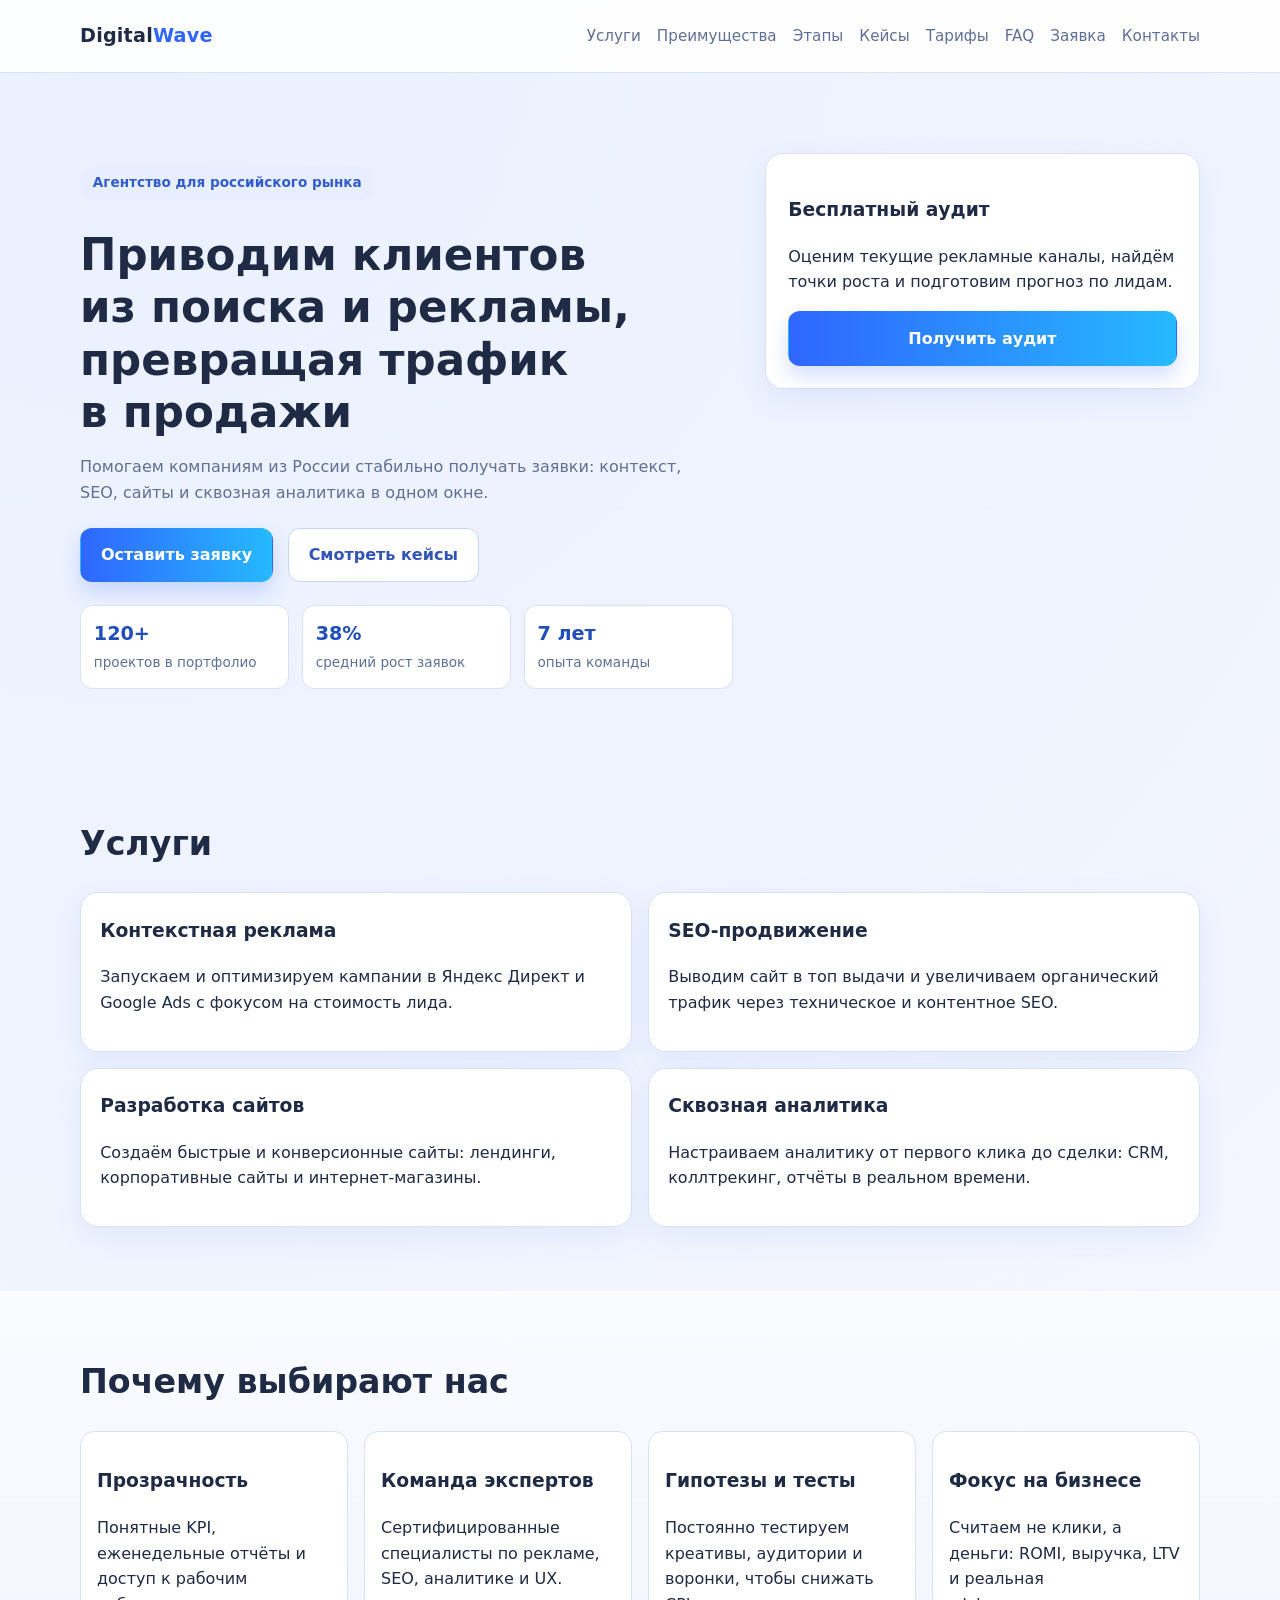
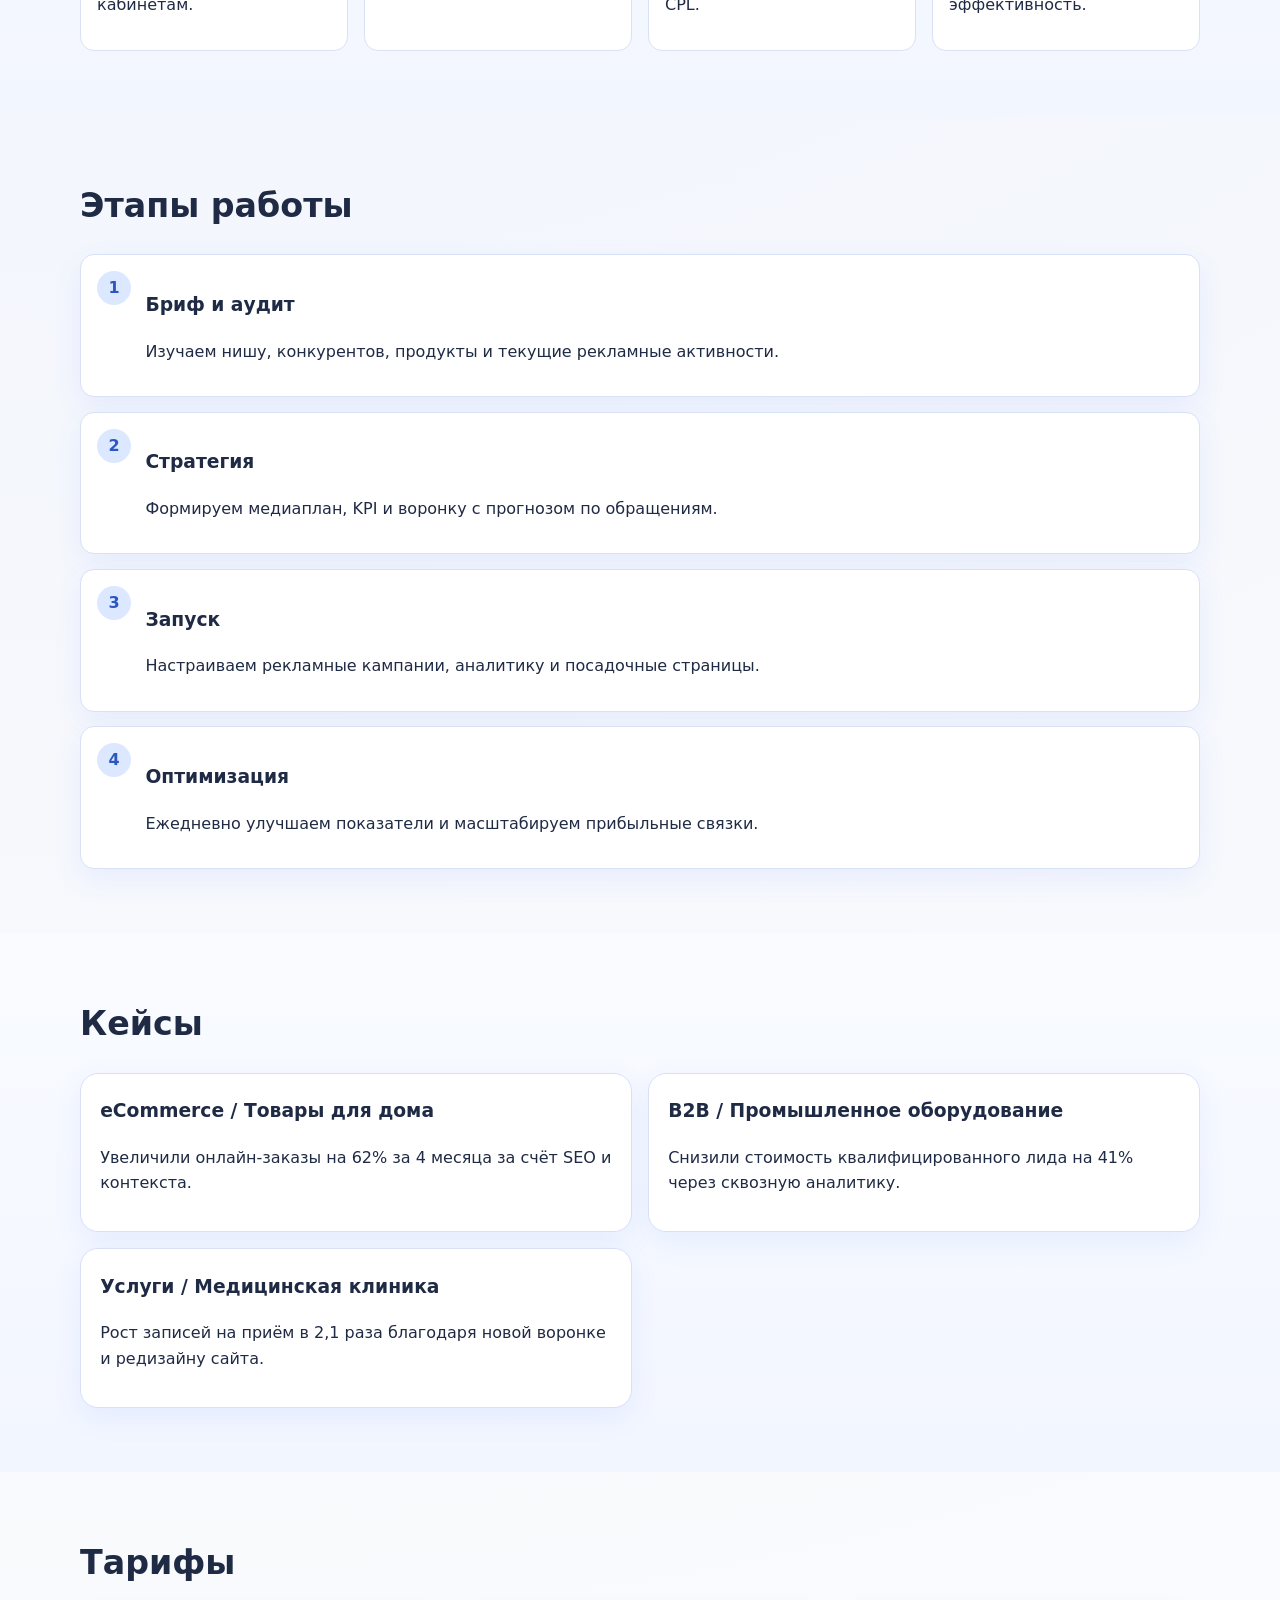
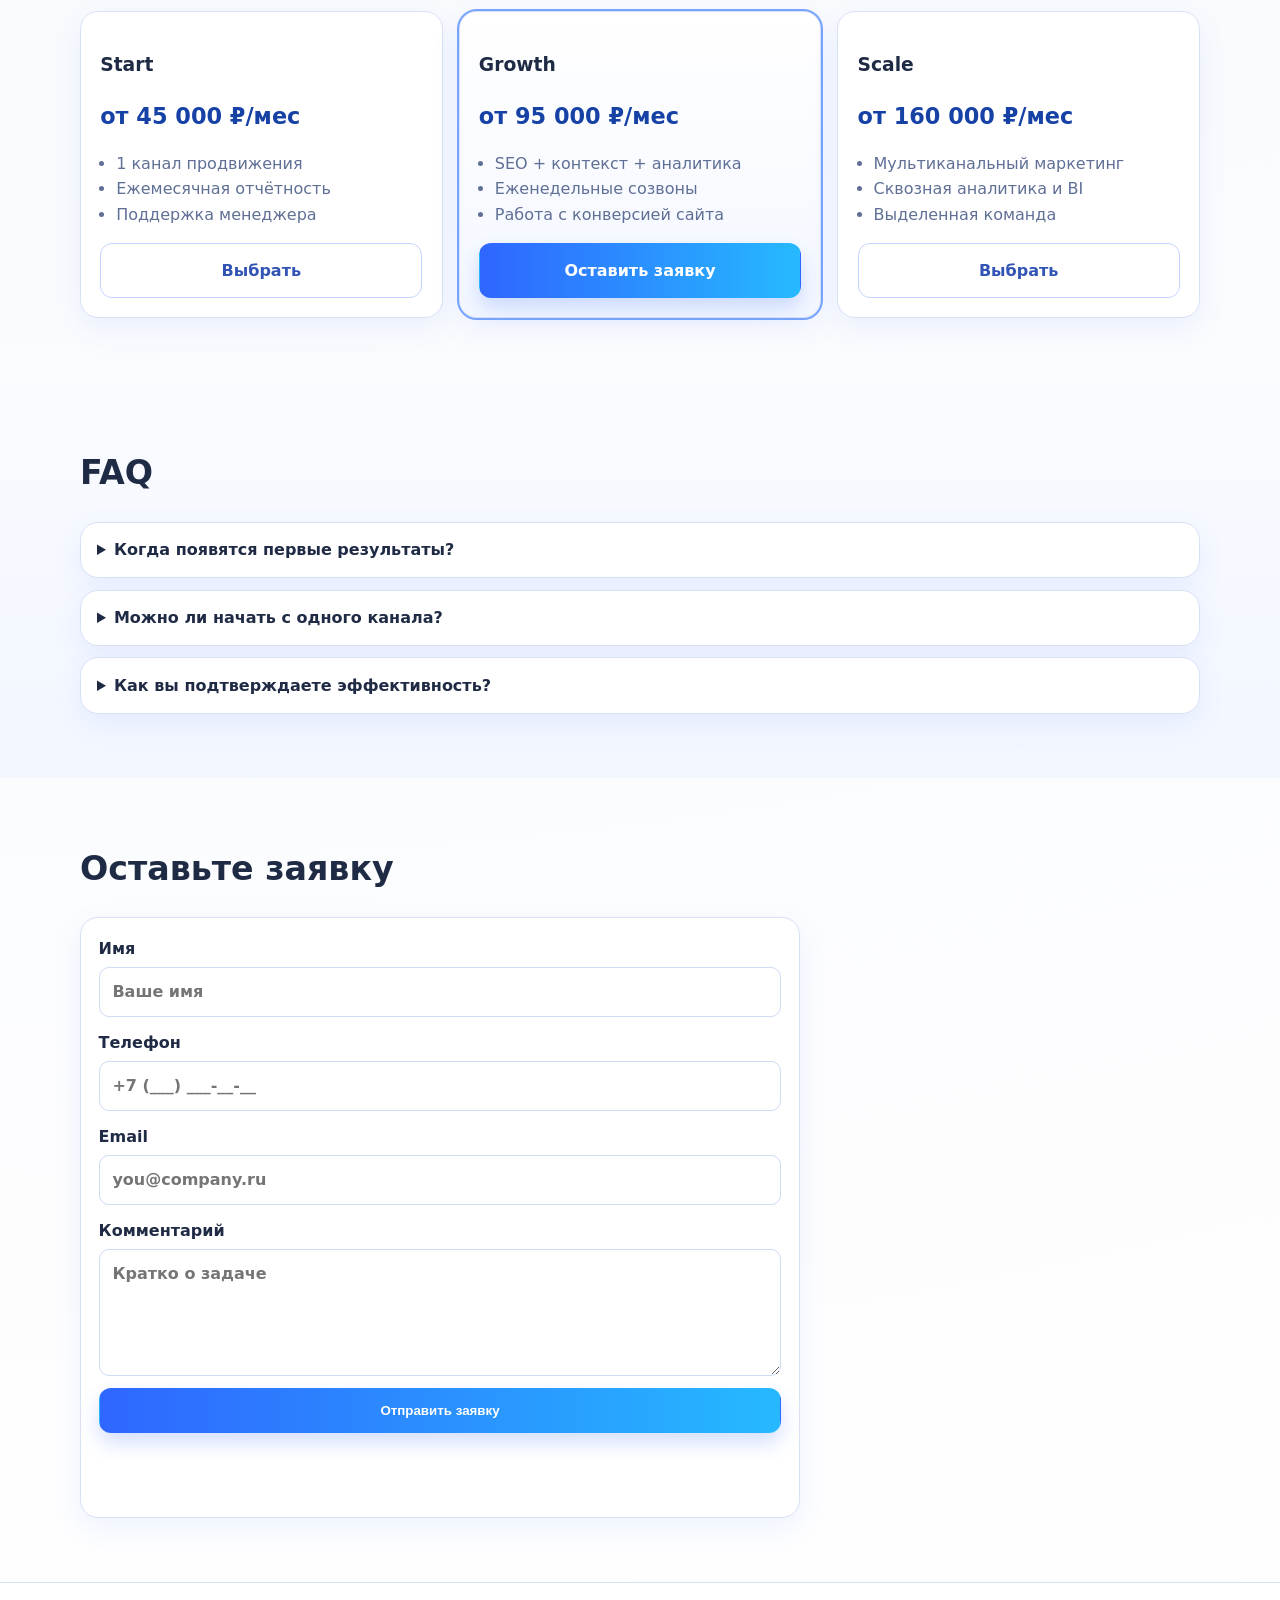
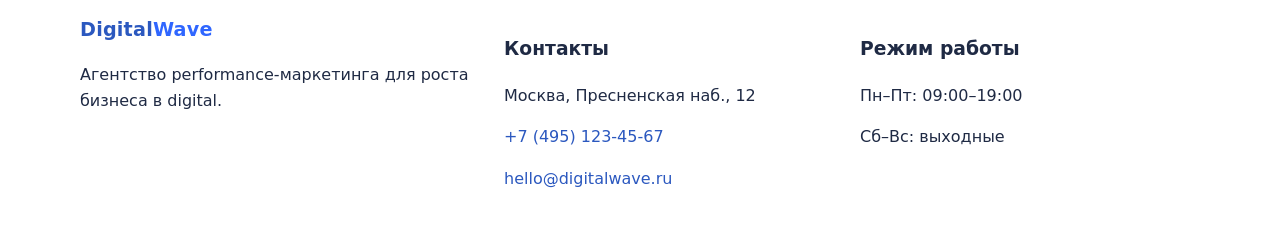
<file: index.html>
<!DOCTYPE html>
<html lang="ru">
<head>
  <meta charset="UTF-8" />
  <meta name="viewport" content="width=device-width, initial-scale=1.0" />
  <meta name="description" content="Digital-агентство: контекстная реклама, SEO, разработка сайтов и сквозная аналитика для роста продаж." />
  <title>DigitalWave — агентство интернет-маркетинга</title>
  <link rel="stylesheet" href="style.css" />
</head>
<body>
  <header class="header" id="top">
    <div class="container nav-wrap">
      <a href="#top" class="logo">Digital<span>Wave</span></a>
      <button class="menu-toggle" aria-label="Открыть меню" aria-expanded="false">☰</button>
      <nav class="nav" aria-label="Главное меню">
        <a href="#services">Услуги</a>
        <a href="#benefits">Преимущества</a>
        <a href="#steps">Этапы</a>
        <a href="#cases">Кейсы</a>
        <a href="#pricing">Тарифы</a>
        <a href="#faq">FAQ</a>
        <a href="#contact-form">Заявка</a>
        <a href="#contacts">Контакты</a>
      </nav>
    </div>
  </header>

  <main>
    <section class="hero">
      <div class="container hero-grid">
        <div>
          <p class="tag">Агентство для российского рынка</p>
          <h1>Приводим клиентов из&nbsp;поиска и&nbsp;рекламы, превращая трафик в&nbsp;продажи</h1>
          <p class="subtitle">Помогаем компаниям из России стабильно получать заявки: контекст, SEO, сайты и сквозная аналитика в одном окне.</p>
          <div class="hero-actions">
            <a href="#contact-form" class="btn btn-primary">Оставить заявку</a>
            <a href="#cases" class="btn btn-secondary">Смотреть кейсы</a>
          </div>
          <ul class="metrics">
            <li><strong>120+</strong><span>проектов в портфолио</span></li>
            <li><strong>38%</strong><span>средний рост заявок</span></li>
            <li><strong>7 лет</strong><span>опыта команды</span></li>
          </ul>
        </div>
        <div class="hero-card">
          <h3>Бесплатный аудит</h3>
          <p>Оценим текущие рекламные каналы, найдём точки роста и подготовим прогноз по лидам.</p>
          <a href="#contact-form" class="btn btn-primary full">Получить аудит</a>
        </div>
      </div>
    </section>

    <section id="services" class="section">
      <div class="container">
        <h2>Услуги</h2>
        <div class="cards-grid">
          <article class="card">
            <h3>Контекстная реклама</h3>
            <p>Запускаем и оптимизируем кампании в Яндекс Директ и Google Ads с фокусом на стоимость лида.</p>
          </article>
          <article class="card">
            <h3>SEO-продвижение</h3>
            <p>Выводим сайт в топ выдачи и увеличиваем органический трафик через техническое и контентное SEO.</p>
          </article>
          <article class="card">
            <h3>Разработка сайтов</h3>
            <p>Создаём быстрые и конверсионные сайты: лендинги, корпоративные сайты и интернет-магазины.</p>
          </article>
          <article class="card">
            <h3>Сквозная аналитика</h3>
            <p>Настраиваем аналитику от первого клика до сделки: CRM, коллтрекинг, отчёты в реальном времени.</p>
          </article>
        </div>
      </div>
    </section>

    <section id="benefits" class="section section-accent">
      <div class="container">
        <h2>Почему выбирают нас</h2>
        <div class="benefits-grid">
          <div><h3>Прозрачность</h3><p>Понятные KPI, еженедельные отчёты и доступ к рабочим кабинетам.</p></div>
          <div><h3>Команда экспертов</h3><p>Сертифицированные специалисты по рекламе, SEO, аналитике и UX.</p></div>
          <div><h3>Гипотезы и тесты</h3><p>Постоянно тестируем креативы, аудитории и воронки, чтобы снижать CPL.</p></div>
          <div><h3>Фокус на бизнесе</h3><p>Считаем не клики, а деньги: ROMI, выручка, LTV и реальная эффективность.</p></div>
        </div>
      </div>
    </section>

    <section id="steps" class="section">
      <div class="container">
        <h2>Этапы работы</h2>
        <ol class="steps">
          <li><span>1</span><div><h3>Бриф и аудит</h3><p>Изучаем нишу, конкурентов, продукты и текущие рекламные активности.</p></div></li>
          <li><span>2</span><div><h3>Стратегия</h3><p>Формируем медиаплан, KPI и воронку с прогнозом по обращениям.</p></div></li>
          <li><span>3</span><div><h3>Запуск</h3><p>Настраиваем рекламные кампании, аналитику и посадочные страницы.</p></div></li>
          <li><span>4</span><div><h3>Оптимизация</h3><p>Ежедневно улучшаем показатели и масштабируем прибыльные связки.</p></div></li>
        </ol>
      </div>
    </section>

    <section id="cases" class="section section-accent">
      <div class="container">
        <h2>Кейсы</h2>
        <div class="cards-grid">
          <article class="card case">
            <h3>eCommerce / Товары для дома</h3>
            <p>Увеличили онлайн-заказы на 62% за 4 месяца за счёт SEO и контекста.</p>
          </article>
          <article class="card case">
            <h3>B2B / Промышленное оборудование</h3>
            <p>Снизили стоимость квалифицированного лида на 41% через сквозную аналитику.</p>
          </article>
          <article class="card case">
            <h3>Услуги / Медицинская клиника</h3>
            <p>Рост записей на приём в 2,1 раза благодаря новой воронке и редизайну сайта.</p>
          </article>
        </div>
      </div>
    </section>

    <section id="pricing" class="section">
      <div class="container">
        <h2>Тарифы</h2>
        <div class="pricing-grid">
          <article class="price-card">
            <h3>Start</h3>
            <p class="price">от 45 000 ₽/мес</p>
            <ul><li>1 канал продвижения</li><li>Ежемесячная отчётность</li><li>Поддержка менеджера</li></ul>
            <a href="#contact-form" class="btn btn-secondary full">Выбрать</a>
          </article>
          <article class="price-card featured">
            <h3>Growth</h3>
            <p class="price">от 95 000 ₽/мес</p>
            <ul><li>SEO + контекст + аналитика</li><li>Еженедельные созвоны</li><li>Работа с конверсией сайта</li></ul>
            <a href="#contact-form" class="btn btn-primary full">Оставить заявку</a>
          </article>
          <article class="price-card">
            <h3>Scale</h3>
            <p class="price">от 160 000 ₽/мес</p>
            <ul><li>Мультиканальный маркетинг</li><li>Сквозная аналитика и BI</li><li>Выделенная команда</li></ul>
            <a href="#contact-form" class="btn btn-secondary full">Выбрать</a>
          </article>
        </div>
      </div>
    </section>

    <section id="faq" class="section section-accent">
      <div class="container">
        <h2>FAQ</h2>
        <div class="faq-list">
          <details>
            <summary>Когда появятся первые результаты?</summary>
            <p>Первые заявки обычно приходят в течение 1–2 недель после запуска рекламы. SEO-результаты — в среднем от 2–4 месяцев.</p>
          </details>
          <details>
            <summary>Можно ли начать с одного канала?</summary>
            <p>Да, мы можем стартовать с контекста или SEO, а затем масштабировать стратегию на другие каналы.</p>
          </details>
          <details>
            <summary>Как вы подтверждаете эффективность?</summary>
            <p>Через прозрачные KPI, дашборды и сквозную аналитику, где виден путь клиента до оплаты.</p>
          </details>
        </div>
      </div>
    </section>

    <section id="contact-form" class="section">
      <div class="container">
        <h2>Оставьте заявку</h2>
        <form class="lead-form" id="lead-form">
          <label>Имя<input type="text" name="name" required placeholder="Ваше имя" /></label>
          <label>Телефон<input type="tel" name="phone" required placeholder="+7 (___) ___-__-__" /></label>
          <label>Email<input type="email" name="email" required placeholder="you@company.ru" /></label>
          <label>Комментарий<textarea name="comment" rows="4" placeholder="Кратко о задаче"></textarea></label>
          <button type="submit" class="btn btn-primary">Отправить заявку</button>
          <p class="form-message" role="status" aria-live="polite"></p>
        </form>
      </div>
    </section>
  </main>

  <footer id="contacts" class="footer">
    <div class="container footer-grid">
      <div>
        <a href="#top" class="logo">Digital<span>Wave</span></a>
        <p>Агентство performance-маркетинга для роста бизнеса в digital.</p>
      </div>
      <div>
        <h3>Контакты</h3>
        <p>Москва, Пресненская наб., 12</p>
        <p><a href="tel:+74951234567">+7 (495) 123-45-67</a></p>
        <p><a href="mailto:hello@digitalwave.ru">hello@digitalwave.ru</a></p>
      </div>
      <div>
        <h3>Режим работы</h3>
        <p>Пн–Пт: 09:00–19:00</p>
        <p>Сб–Вс: выходные</p>
      </div>
    </div>
  </footer>

  <script src="script.js"></script>
</body>
</html>
</file>
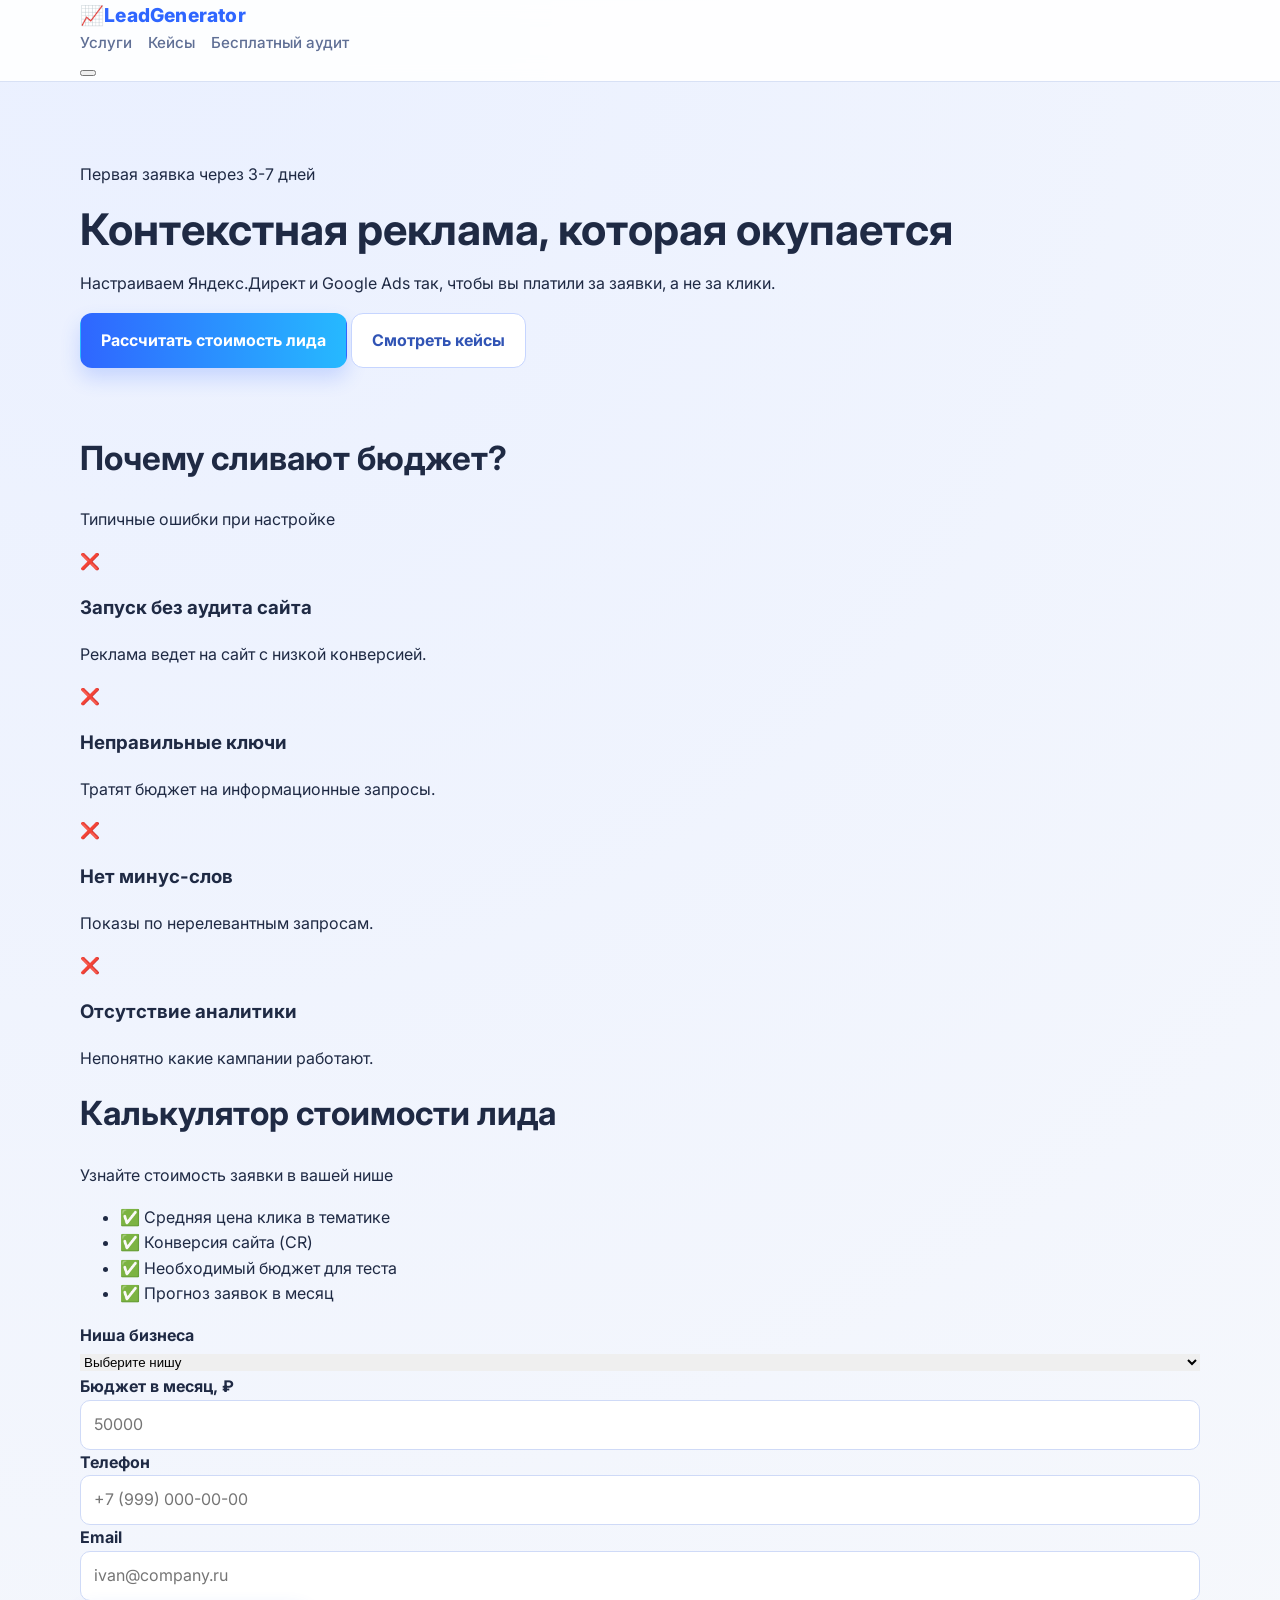
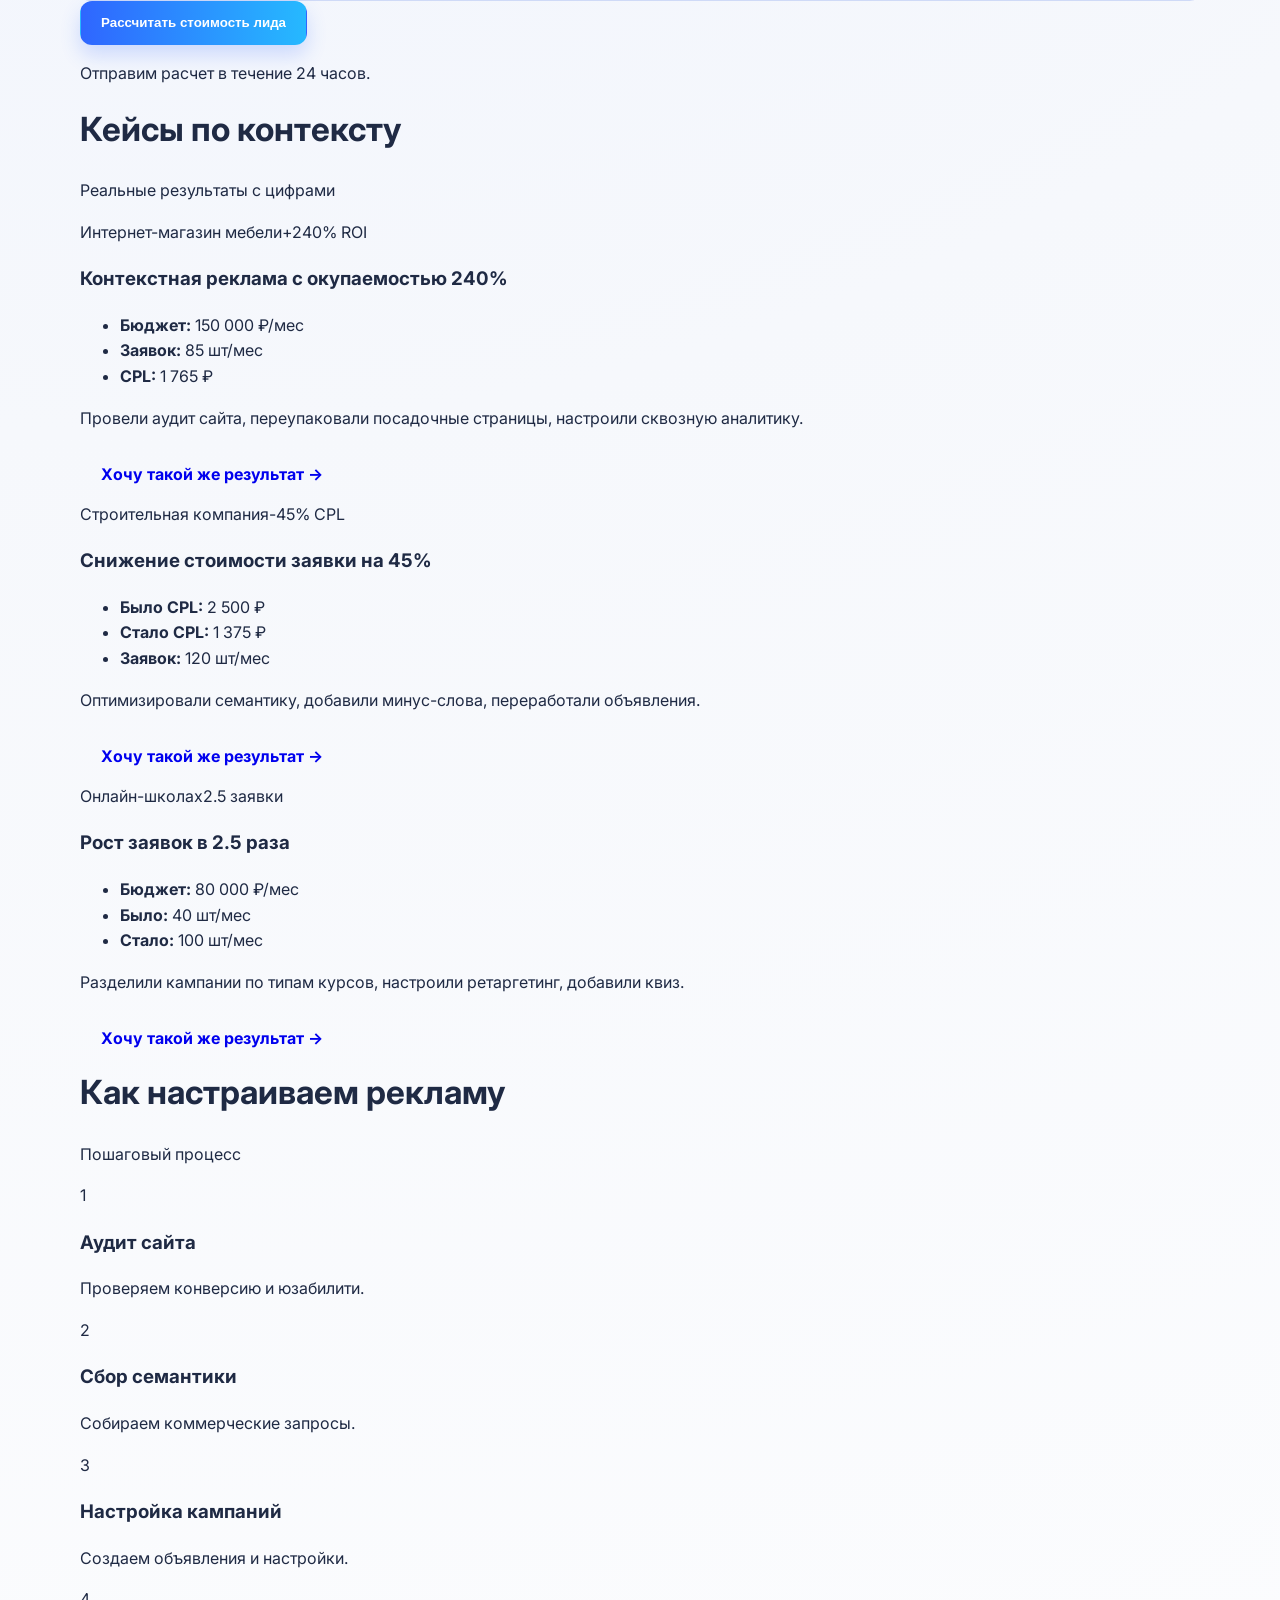
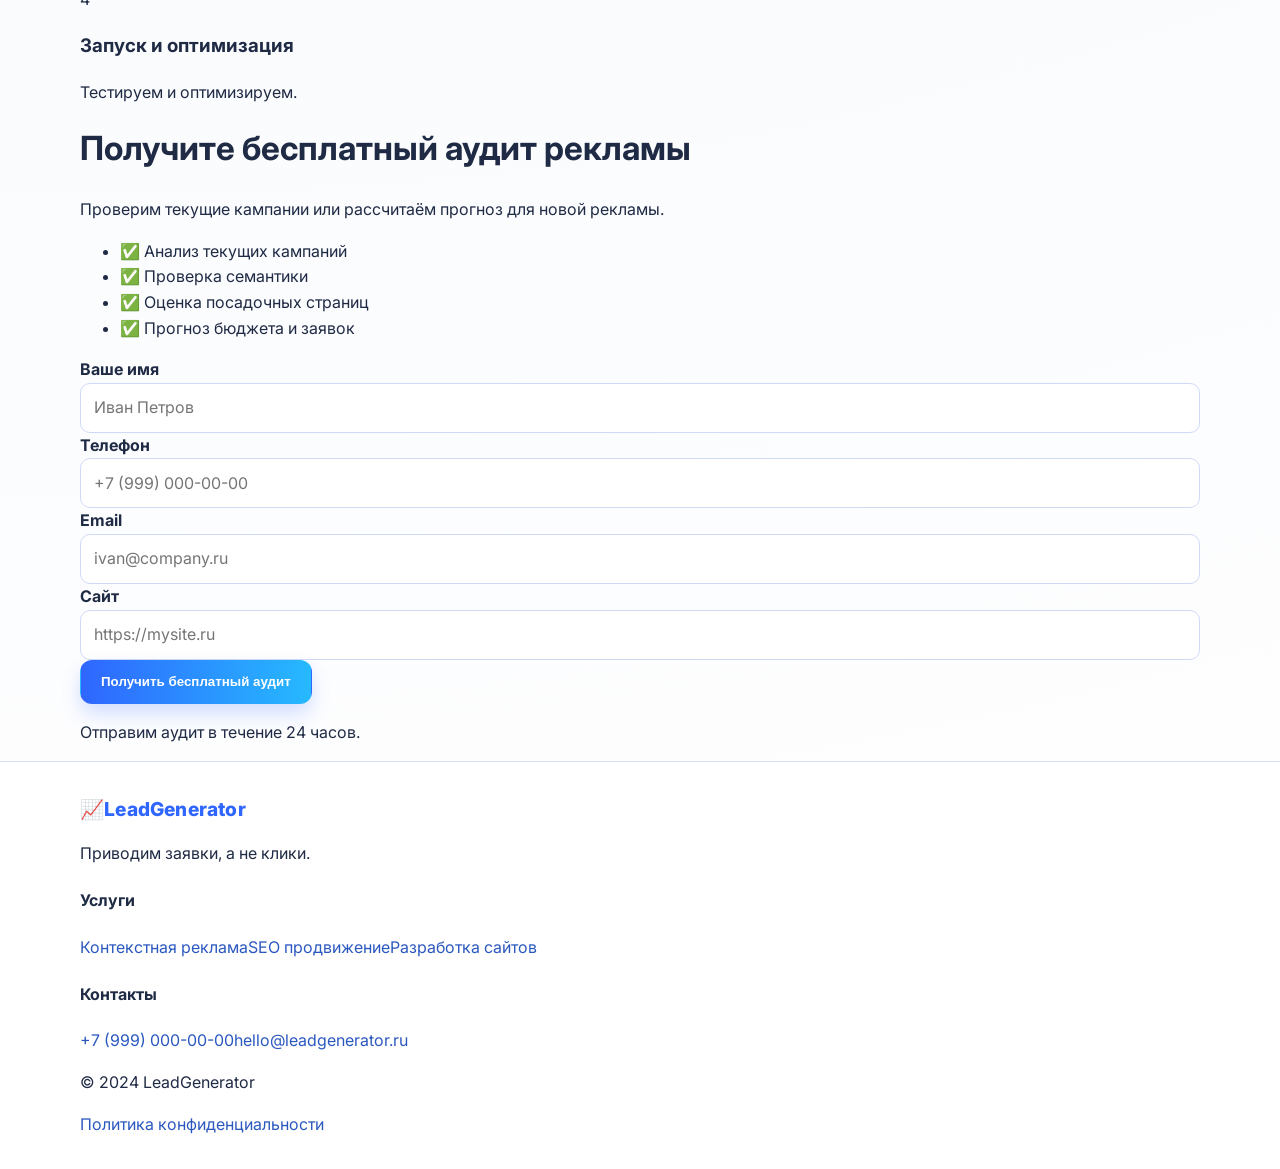
<file: context.html>
<!DOCTYPE html>
<html lang="ru">
<head>
    <meta charset="UTF-8">
    <meta name="viewport" content="width=device-width, initial-scale=1.0">
    <title>Контекстная реклама | Настройка Яндекс.Директ и Google Ads</title>
    <meta name="description" content="Настройка контекстной рекламы с оплатой за результат. Аудит сайта перед запуском. Прозрачная отчетность.">
    <link rel="preconnect" href="https://fonts.googleapis.com">
    <link rel="preconnect" href="https://fonts.gstatic.com" crossorigin>
    <link href="https://fonts.googleapis.com/css2?family=Inter:wght@400;500;600;700;800&display=swap" rel="stylesheet">
    <link rel="stylesheet" href="style.css">
</head>
<body>
    <header class="header">
        <div class="container header-content">
            <a href="/" class="logo"><span class="logo-icon">📈</span><span class="logo-text">LeadGenerator</span></a>
            <nav class="nav" id="mainNav">
                <a href="/#services" class="nav-link">Услуги</a>
                <a href="/#cases" class="nav-link">Кейсы</a>
                <a href="/#contact" class="nav-link nav-cta">Бесплатный аудит</a>
            </nav>
            <button class="mobile-menu-btn" id="mobileMenuBtn" aria-label="Меню"><span></span><span></span><span></span></button>
        </div>
    </header>
    <section class="hero">
        <div class="container hero-content">
            <div class="hero-badge">Первая заявка через 3-7 дней</div>
            <h1 class="hero-title">Контекстная реклама, которая <span class="highlight">окупается</span></h1>
            <p class="hero-subtitle">Настраиваем Яндекс.Директ и Google Ads так, чтобы вы платили за заявки, а не за клики.</p>
            <div class="hero-buttons">
                <a href="#calculator" class="btn btn-primary btn-large">Рассчитать стоимость лида</a>
                <a href="#cases" class="btn btn-secondary btn-large">Смотреть кейсы</a>
            </div>
        </div>
    </section>
    <section class="pain-points">
        <div class="container">
            <h2 class="section-title">Почему сливают бюджет?</h2>
            <p class="section-subtitle">Типичные ошибки при настройке</p>
            <div class="pain-grid">
                <div class="pain-card"><div class="pain-icon">❌</div><h3>Запуск без аудита сайта</h3><p>Реклама ведет на сайт с низкой конверсией.</p></div>
                <div class="pain-card"><div class="pain-icon">❌</div><h3>Неправильные ключи</h3><p>Тратят бюджет на информационные запросы.</p></div>
                <div class="pain-card"><div class="pain-icon">❌</div><h3>Нет минус-слов</h3><p>Показы по нерелевантным запросам.</p></div>
                <div class="pain-card"><div class="pain-icon">❌</div><h3>Отсутствие аналитики</h3><p>Непонятно какие кампании работают.</p></div>
            </div>
        </div>
    </section>
    <section id="calculator" class="services">
        <div class="container">
            <h2 class="section-title">Калькулятор стоимости лида</h2>
            <p class="section-subtitle">Узнайте стоимость заявки в вашей нише</p>
            <div class="contact-container">
                <div class="contact-content">
                    <ul class="contact-benefits">
                        <li>✅ Средняя цена клика в тематике</li>
                        <li>✅ Конверсия сайта (CR)</li>
                        <li>✅ Необходимый бюджет для теста</li>
                        <li>✅ Прогноз заявок в месяц</li>
                    </ul>
                </div>
                <form class="contact-form" id="calculatorForm">
                    <div class="form-group"><label for="niche">Ниша бизнеса</label><select id="niche" name="niche" required style="width:100%;padding:var(--space-md);border:2px solid var(--border);border-radius:var(--radius-md);"><option value="">Выберите нишу</option><option value="construction">Строительство</option><option value="furniture">Мебель</option><option value="education">Образование</option><option value="medicine">Медицина</option><option value="other">Другое</option></select></div>
                    <div class="form-group"><label for="budget">Бюджет в месяц, ₽</label><input type="number" id="budget" name="budget" placeholder="50000" min="10000" step="5000" required></div>
                    <div class="form-group"><label for="calcPhone">Телефон</label><input type="tel" id="calcPhone" name="phone" placeholder="+7 (999) 000-00-00" required></div>
                    <div class="form-group"><label for="calcEmail">Email</label><input type="email" id="calcEmail" name="email" placeholder="ivan@company.ru" required></div>
                    <button type="submit" class="btn btn-primary btn-full btn-large">Рассчитать стоимость лида</button>
                    <p class="form-disclaimer">Отправим расчет в течение 24 часов.</p>
                </form>
            </div>
        </div>
    </section>
    <section id="cases" class="cases">
        <div class="container">
            <h2 class="section-title">Кейсы по контексту</h2>
            <p class="section-subtitle">Реальные результаты с цифрами</p>
            <div class="cases-grid">
                <article class="case-card"><div class="case-header"><span class="case-category">Интернет-магазин мебели</span><span class="case-result">+240% ROI</span></div><h3>Контекстная реклама с окупаемостью 240%</h3><ul class="case-metrics"><li><strong>Бюджет:</strong> 150 000 ₽/мес</li><li><strong>Заявок:</strong> 85 шт/мес</li><li><strong>CPL:</strong> 1 765 ₽</li></ul><p class="case-desc">Провели аудит сайта, переупаковали посадочные страницы, настроили сквозную аналитику.</p><a href="/#contact" class="btn btn-link">Хочу такой же результат →</a></article>
                <article class="case-card"><div class="case-header"><span class="case-category">Строительная компания</span><span class="case-result">-45% CPL</span></div><h3>Снижение стоимости заявки на 45%</h3><ul class="case-metrics"><li><strong>Было CPL:</strong> 2 500 ₽</li><li><strong>Стало CPL:</strong> 1 375 ₽</li><li><strong>Заявок:</strong> 120 шт/мес</li></ul><p class="case-desc">Оптимизировали семантику, добавили минус-слова, переработали объявления.</p><a href="/#contact" class="btn btn-link">Хочу такой же результат →</a></article>
                <article class="case-card"><div class="case-header"><span class="case-category">Онлайн-школа</span><span class="case-result">x2.5 заявки</span></div><h3>Рост заявок в 2.5 раза</h3><ul class="case-metrics"><li><strong>Бюджет:</strong> 80 000 ₽/мес</li><li><strong>Было:</strong> 40 шт/мес</li><li><strong>Стало:</strong> 100 шт/мес</li></ul><p class="case-desc">Разделили кампании по типам курсов, настроили ретаргетинг, добавили квиз.</p><a href="/#contact" class="btn btn-link">Хочу такой же результат →</a></article>
            </div>
        </div>
    </section>
    <section class="process">
        <div class="container">
            <h2 class="section-title">Как настраиваем рекламу</h2>
            <p class="section-subtitle">Пошаговый процесс</p>
            <div class="process-steps">
                <div class="process-step"><div class="step-number">1</div><h3>Аудит сайта</h3><p>Проверяем конверсию и юзабилити.</p></div>
                <div class="process-step"><div class="step-number">2</div><h3>Сбор семантики</h3><p>Собираем коммерческие запросы.</p></div>
                <div class="process-step"><div class="step-number">3</div><h3>Настройка кампаний</h3><p>Создаем объявления и настройки.</p></div>
                <div class="process-step"><div class="step-number">4</div><h3>Запуск и оптимизация</h3><p>Тестируем и оптимизируем.</p></div>
            </div>
        </div>
    </section>
    <section class="contact">
        <div class="container contact-container">
            <div class="contact-content">
                <h2 class="section-title" style="text-align:left;">Получите бесплатный аудит рекламы</h2>
                <p class="contact-desc">Проверим текущие кампании или рассчитаём прогноз для новой рекламы.</p>
                <ul class="contact-benefits">
                    <li>✅ Анализ текущих кампаний</li>
                    <li>✅ Проверка семантики</li>
                    <li>✅ Оценка посадочных страниц</li>
                    <li>✅ Прогноз бюджета и заявок</li>
                </ul>
            </div>
            <form class="contact-form" id="auditForm">
                <div class="form-group"><label for="name">Ваше имя</label><input type="text" id="name" name="name" placeholder="Иван Петров" required></div>
                <div class="form-group"><label for="phone">Телефон</label><input type="tel" id="phone" name="phone" placeholder="+7 (999) 000-00-00" required></div>
                <div class="form-group"><label for="email">Email</label><input type="email" id="email" name="email" placeholder="ivan@company.ru" required></div>
                <div class="form-group"><label for="website">Сайт</label><input type="url" id="website" name="website" placeholder="https://mysite.ru"></div>
                <button type="submit" class="btn btn-primary btn-full btn-large">Получить бесплатный аудит</button>
                <p class="form-disclaimer">Отправим аудит в течение 24 часов.</p>
            </form>
        </div>
    </section>
    <footer class="footer">
        <div class="container footer-content">
            <div class="footer-brand"><a href="/" class="logo"><span class="logo-icon">📈</span><span class="logo-text">LeadGenerator</span></a><p>Приводим заявки, а не клики.</p></div>
            <div class="footer-links"><h4>Услуги</h4><a href="context.html">Контекстная реклама</a><a href="seo.html">SEO продвижение</a><a href="development.html">Разработка сайтов</a></div>
            <div class="footer-contact"><h4>Контакты</h4><a href="tel:+79990000000">+7 (999) 000-00-00</a><a href="mailto:hello@leadgenerator.ru">hello@leadgenerator.ru</a></div>
        </div>
        <div class="container footer-bottom"><p>&copy; 2024 LeadGenerator</p><a href="#">Политика конфиденциальности</a></div>
    </footer>
    <script src="script.js"></script>
</body>
</html>
</file>
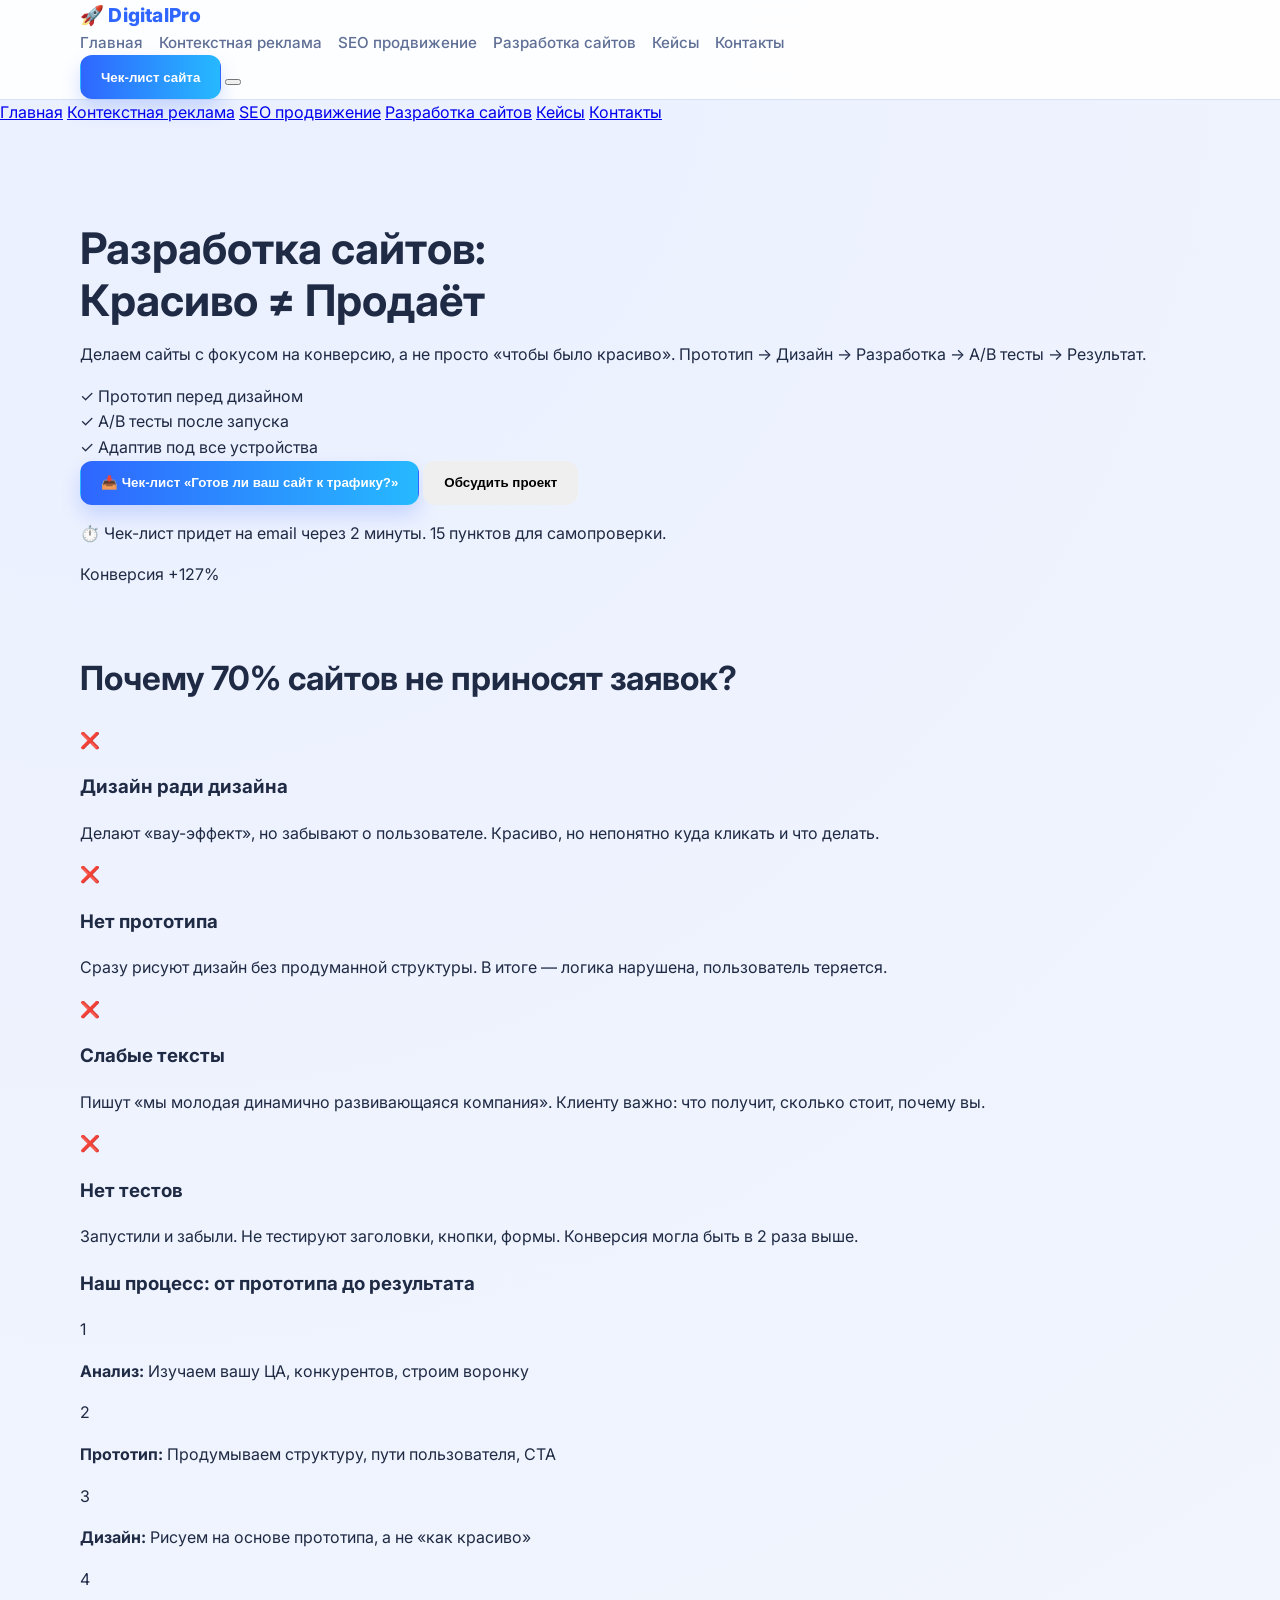
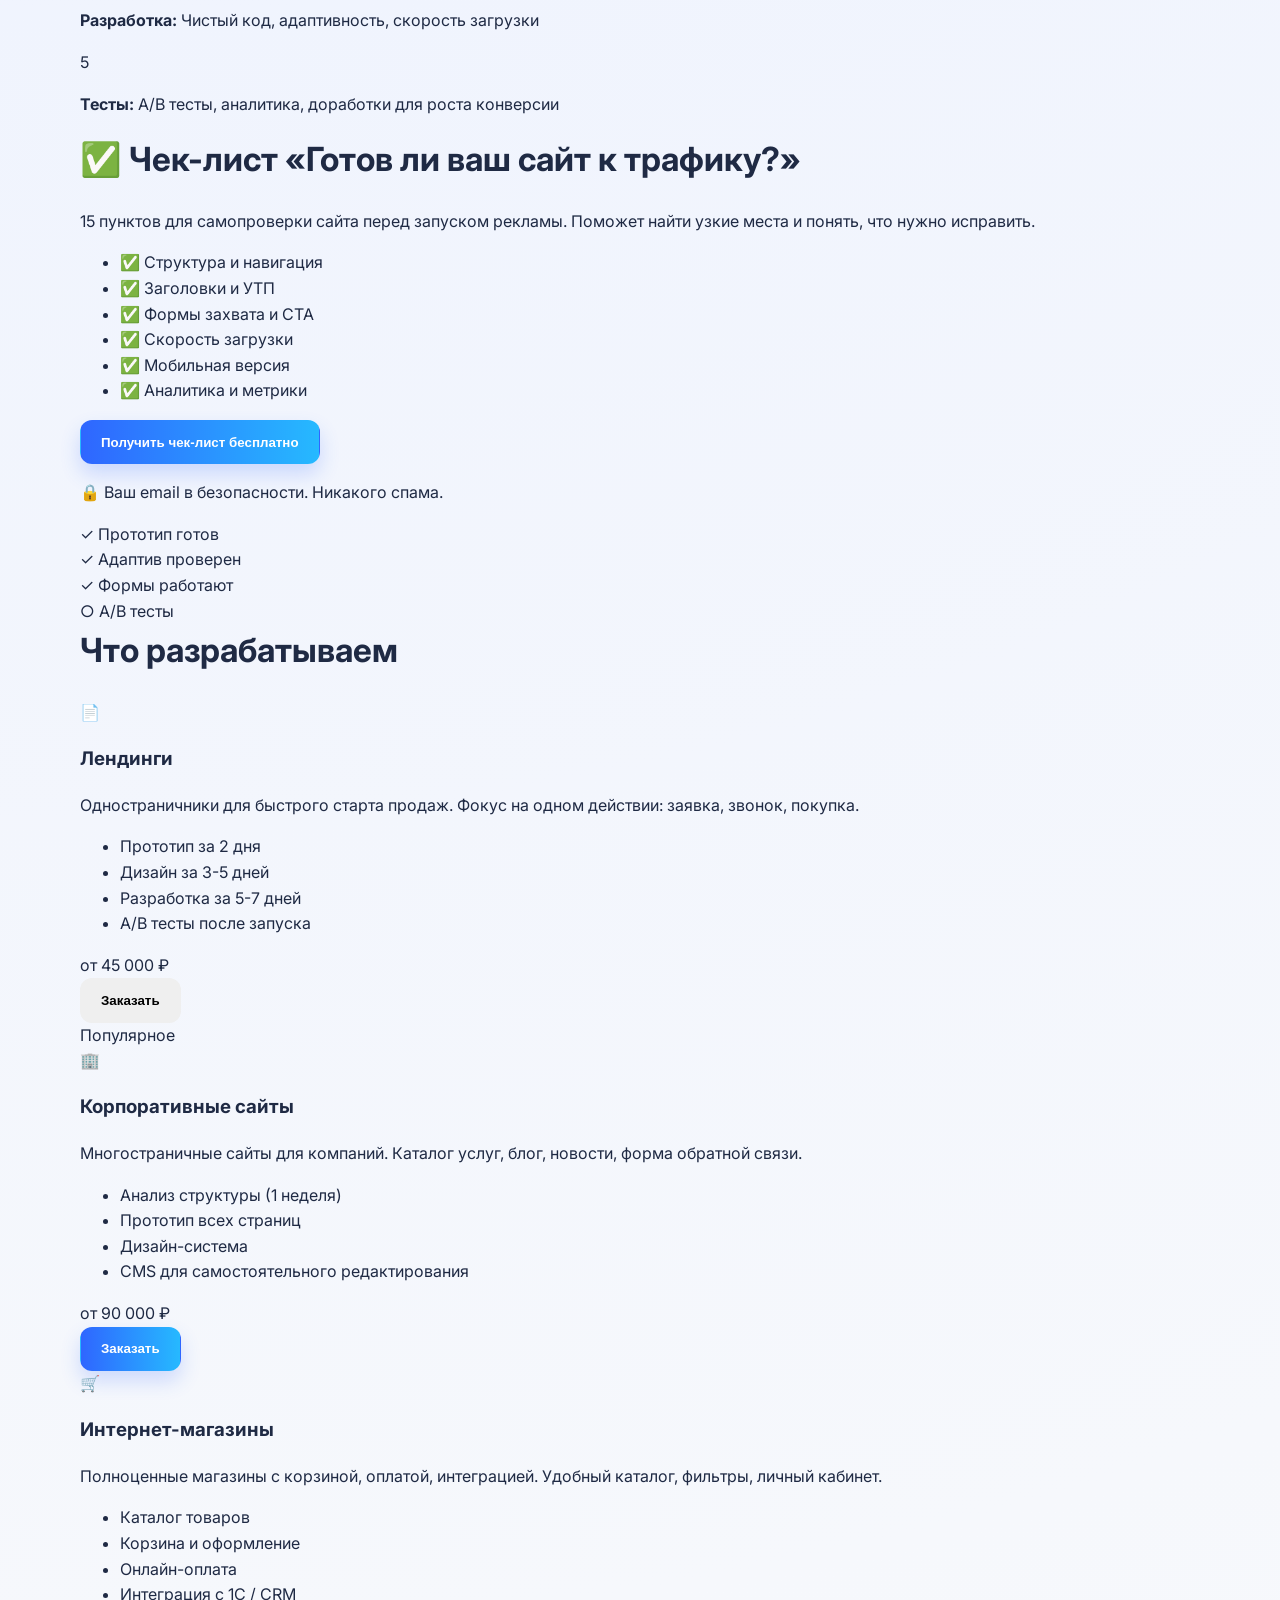
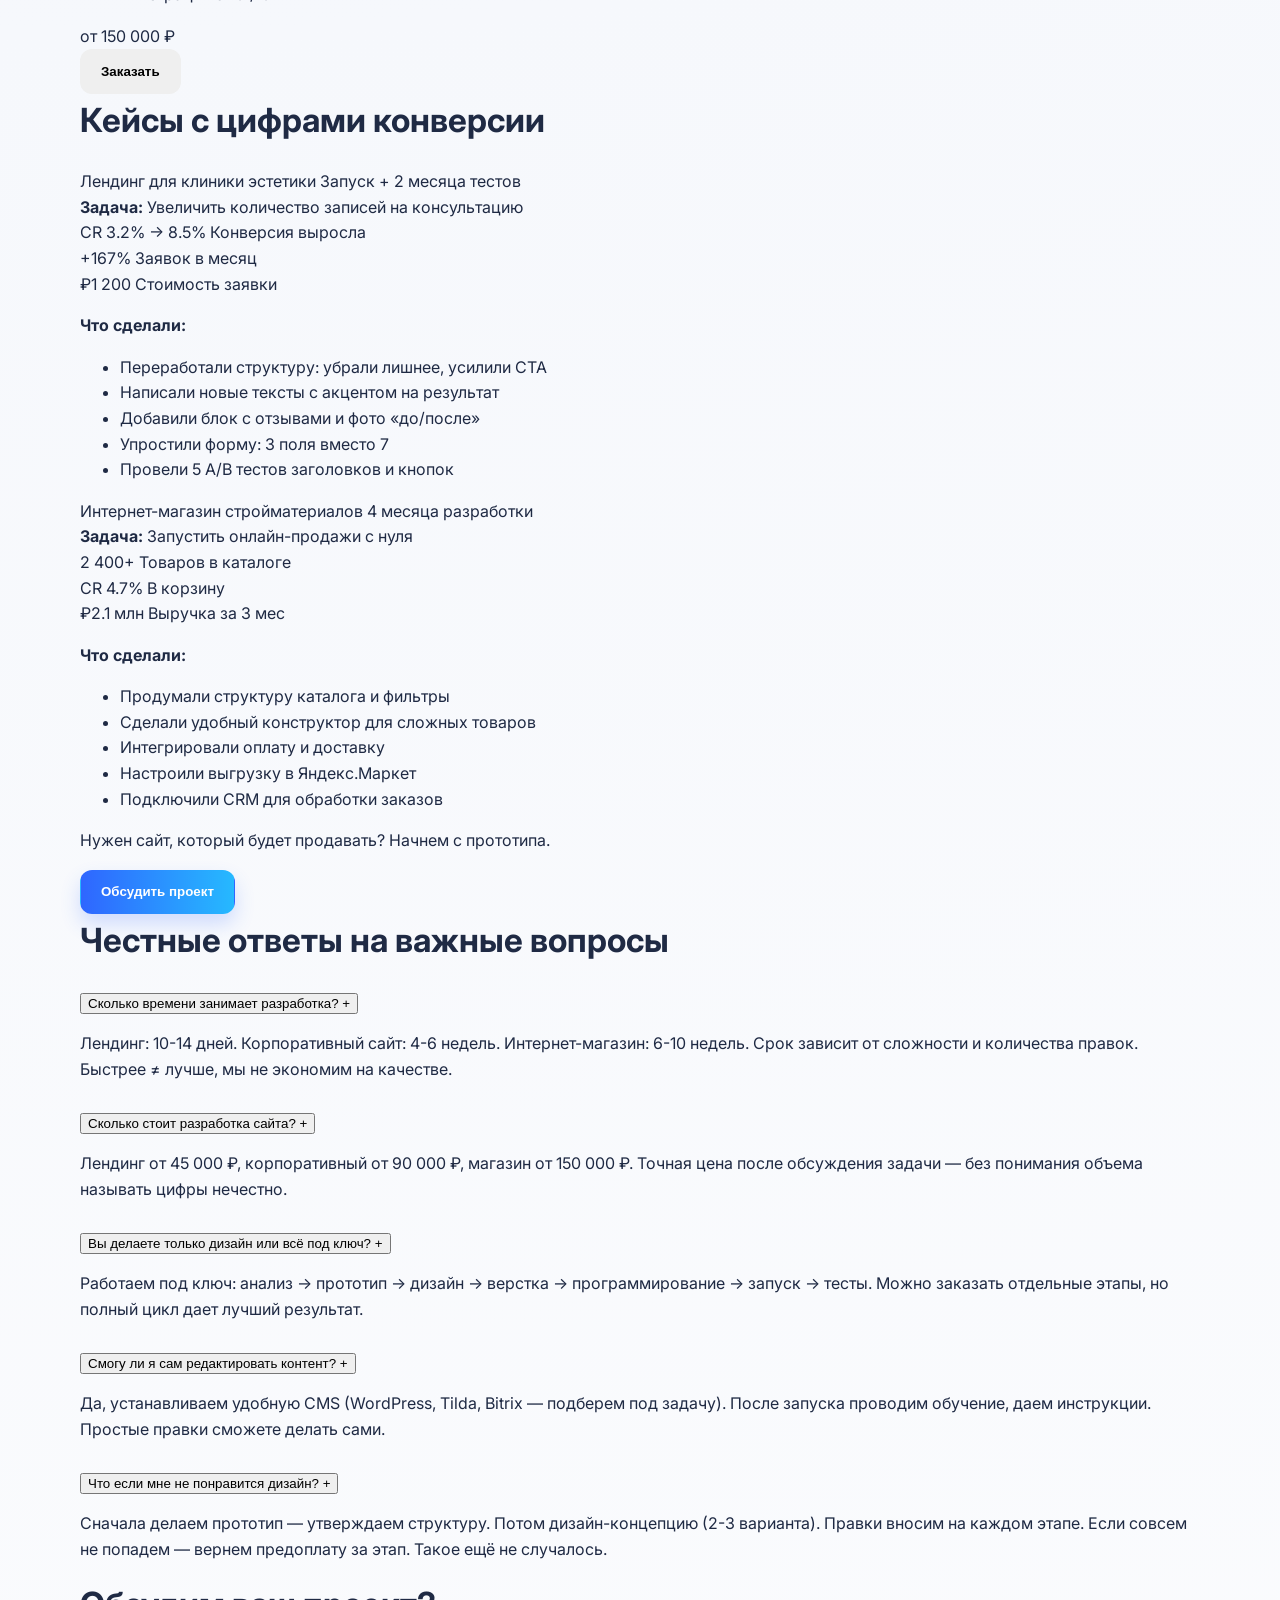
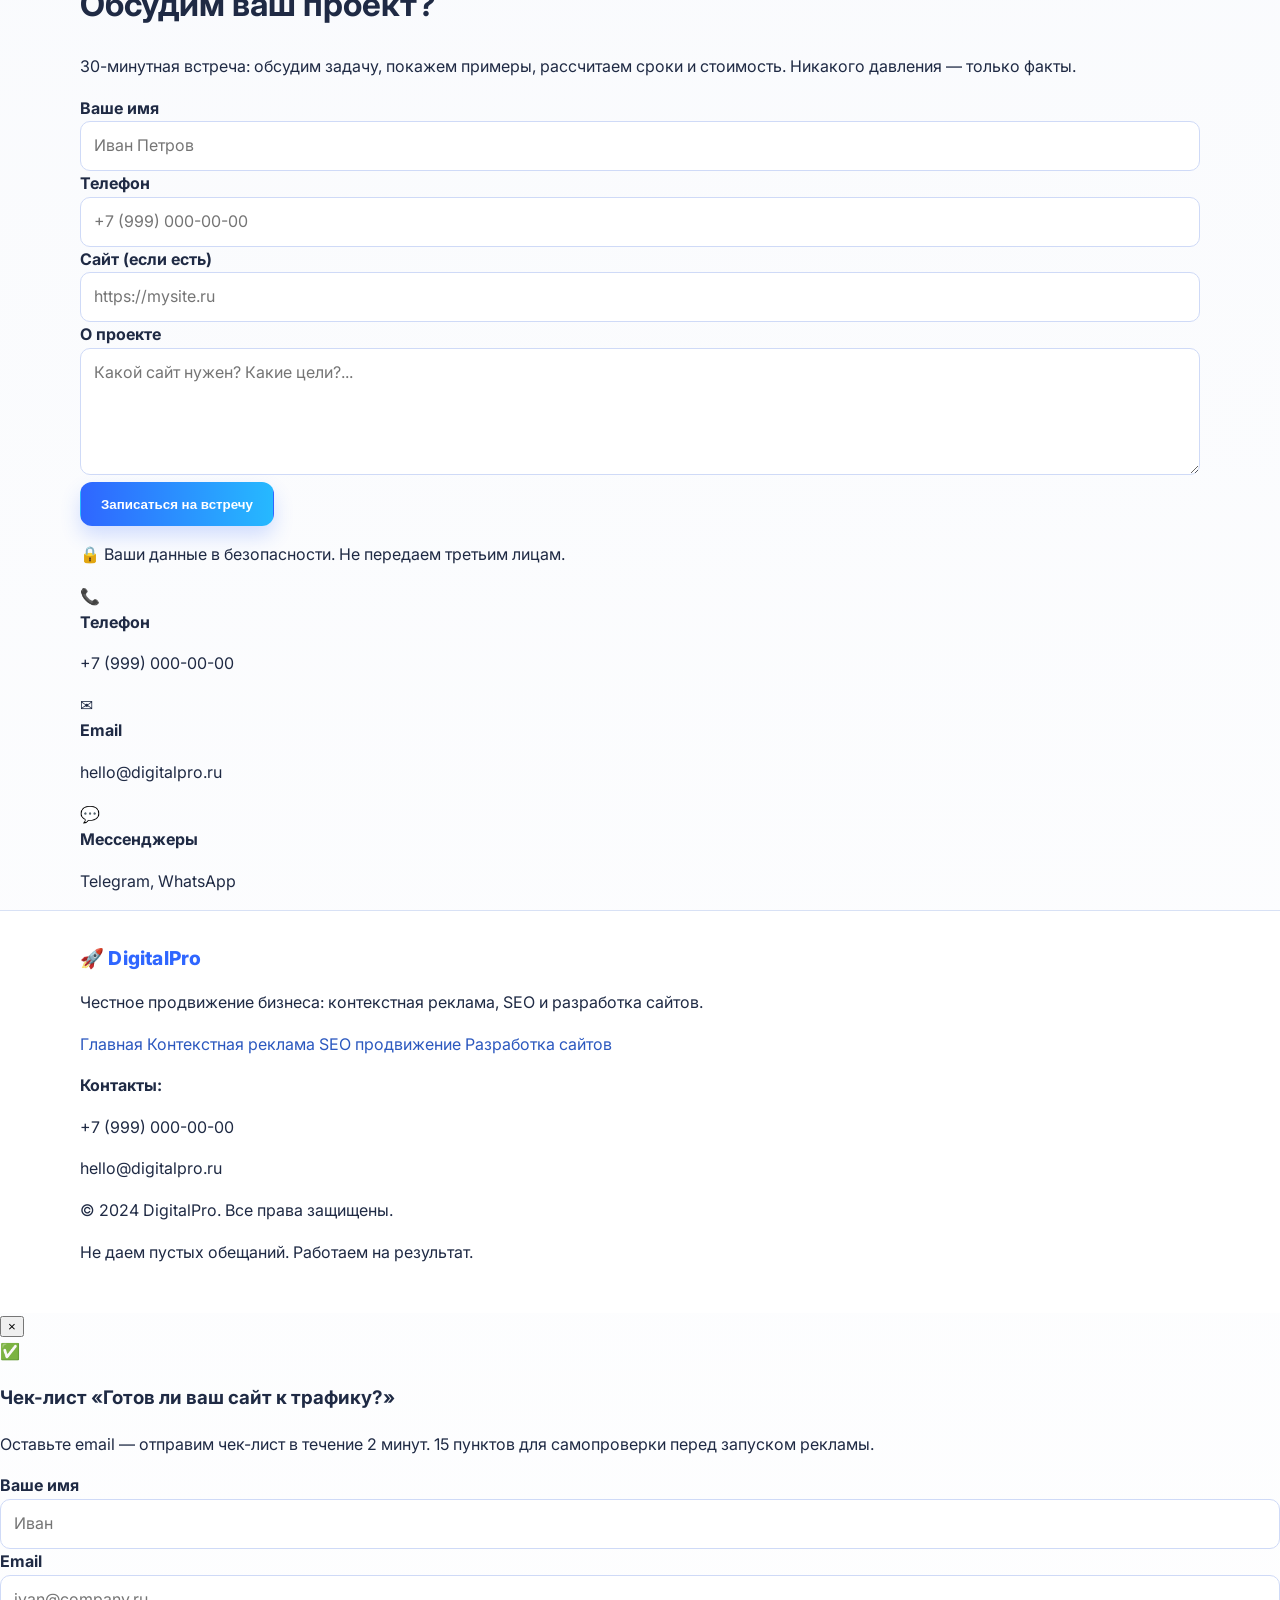
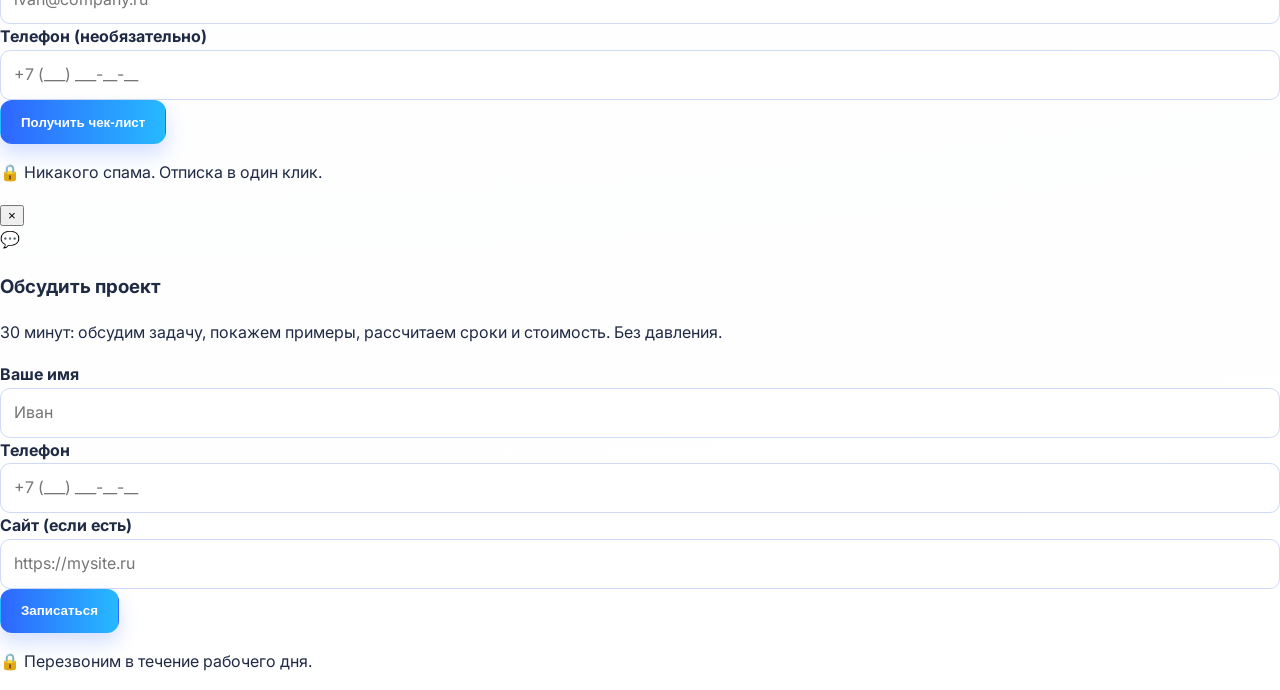
<file: development.html>
<!DOCTYPE html>
<html lang="ru">
<head>
    <meta charset="UTF-8">
    <meta name="viewport" content="width=device-width, initial-scale=1.0">
    <title>Разработка сайтов | Конверсионные сайты, которые продают</title>
    <meta name="description" content="Разрабатываем сайты с фокусом на конверсию: лендинги, корпоративные сайты, интернет-магазины. Проверка перед запуском. А/B тесты.">
    <meta name="keywords" content="разработка сайтов, создание сайтов, лендинг, интернет-магазин, корпоративный сайт">

    <!-- Open Graph -->
    <meta property="og:title" content="Разработка сайтов | Конверсионные сайты, которые продают">
    <meta property="og:description" content="Сайты с фокусом на конверсию, а не просто «красиво». Прототип, дизайн, разработка, тесты.">
    <meta property="og:type" content="website">
    <meta property="og:url" content="https://yoursite.com/development.html">
    <meta property="og:image" content="assets/og-dev.jpg">

    <!-- Favicon -->
    <link rel="icon" type="image/svg+xml" href="data:image/svg+xml,<svg xmlns='http://www.w3.org/2000/svg' viewBox='0 0 100 100'><text y='.9em' font-size='90'>💻</text></svg>">

    <!-- Styles -->
    <link rel="stylesheet" href="style.css">
    
    <!-- Preload fonts -->
    <link rel="preconnect" href="https://fonts.googleapis.com">
    <link rel="preconnect" href="https://fonts.gstatic.com" crossorigin>
    <link href="https://fonts.googleapis.com/css2?family=Inter:wght@400;500;600;700;800&display=swap" rel="stylesheet">
</head>
<body>
    <!-- Header -->
    <header class="header" id="header">
        <div class="container header-container">
            <a href="index.html" class="logo">
                <span class="logo-icon">🚀</span>
                <span class="logo-text">DigitalPro</span>
            </a>
            
            <nav class="nav" id="nav">
                <a href="index.html" class="nav-link">Главная</a>
                <a href="context.html" class="nav-link">Контекстная реклама</a>
                <a href="seo.html" class="nav-link">SEO продвижение</a>
                <a href="development.html" class="nav-link nav-link--active">Разработка сайтов</a>
                <a href="#cases" class="nav-link">Кейсы</a>
                <a href="#contact" class="nav-link">Контакты</a>
            </nav>
            
            <button class="btn btn-small btn-primary header-cta" onclick="openModal('checklist')">
                Чек-лист сайта
            </button>
            
            <button class="mobile-menu-btn" id="mobileMenuBtn" aria-label="Меню">
                <span></span>
                <span></span>
                <span></span>
            </button>
        </div>
    </header>

    <!-- Mobile Menu -->
    <div class="mobile-menu" id="mobileMenu">
        <a href="index.html" class="mobile-menu-link">Главная</a>
        <a href="context.html" class="mobile-menu-link">Контекстная реклама</a>
        <a href="seo.html" class="mobile-menu-link">SEO продвижение</a>
        <a href="development.html" class="mobile-menu-link mobile-menu-link--active">Разработка сайтов</a>
        <a href="#cases" class="mobile-menu-link">Кейсы</a>
        <a href="#contact" class="mobile-menu-link">Контакты</a>
    </div>

    <!-- Hero Section -->
    <section class="hero hero--dev">
        <div class="container">
            <div class="hero-content">
                <h1 class="hero-title">
                    Разработка сайтов:<br>
                    <span class="highlight">Красиво ≠ Продаёт</span>
                </h1>
                <p class="hero-subtitle">
                    Делаем сайты с фокусом на конверсию, а не просто «чтобы было красиво». 
                    Прототип → Дизайн → Разработка → A/B тесты → Результат.
                </p>
                
                <div class="hero-features">
                    <div class="hero-feature">
                        <span class="hero-feature-icon">✓</span>
                        <span>Прототип перед дизайном</span>
                    </div>
                    <div class="hero-feature">
                        <span class="hero-feature-icon">✓</span>
                        <span>A/B тесты после запуска</span>
                    </div>
                    <div class="hero-feature">
                        <span class="hero-feature-icon">✓</span>
                        <span>Адаптив под все устройства</span>
                    </div>
                </div>
                
                <div class="hero-buttons">
                    <button class="btn btn-large btn-primary" onclick="openModal('checklist')">
                        📥 Чек-лист «Готов ли ваш сайт к трафику?»
                    </button>
                    <button class="btn btn-large btn-outline" onclick="openModal('consultation')">
                        Обсудить проект
                    </button>
                </div>
                
                <p class="hero-note">
                    ⏱️ Чек-лист придет на email через 2 минуты. 15 пунктов для самопроверки.
                </p>
            </div>
            
            <div class="hero-image">
                <div class="device-mockup">
                    <div class="device-screen">
                        <div class="screen-header">
                            <div class="screen-dot"></div>
                            <div class="screen-dot"></div>
                            <div class="screen-dot"></div>
                        </div>
                        <div class="screen-content">
                            <div class="mockup-block" style="width: 60%"></div>
                            <div class="mockup-block" style="width: 80%"></div>
                            <div class="mockup-block" style="width: 70%"></div>
                            <div class="mockup-cta"></div>
                        </div>
                    </div>
                    <div class="device-label">Конверсия +127%</div>
                </div>
            </div>
        </div>
    </section>

    <!-- Problems Section -->
    <section class="problems">
        <div class="container">
            <h2 class="section-title">Почему 70% сайтов не приносят заявок?</h2>
            
            <div class="problems-grid">
                <div class="problem-card">
                    <div class="problem-icon">❌</div>
                    <h3 class="problem-title">Дизайн ради дизайна</h3>
                    <p class="problem-text">
                        Делают «вау-эффект», но забывают о пользователе. 
                        Красиво, но непонятно куда кликать и что делать.
                    </p>
                </div>
                
                <div class="problem-card">
                    <div class="problem-icon">❌</div>
                    <h3 class="problem-title">Нет прототипа</h3>
                    <p class="problem-text">
                        Сразу рисуют дизайн без продуманной структуры. 
                        В итоге — логика нарушена, пользователь теряется.
                    </p>
                </div>
                
                <div class="problem-card">
                    <div class="problem-icon">❌</div>
                    <h3 class="problem-title">Слабые тексты</h3>
                    <p class="problem-text">
                        Пишут «мы молодая динамично развивающаяся компания». 
                        Клиенту важно: что получит, сколько стоит, почему вы.
                    </p>
                </div>
                
                <div class="problem-card">
                    <div class="problem-icon">❌</div>
                    <h3 class="problem-title">Нет тестов</h3>
                    <p class="problem-text">
                        Запустили и забыли. Не тестируют заголовки, кнопки, формы. 
                        Конверсия могла быть в 2 раза выше.
                    </p>
                </div>
            </div>
            
            <div class="problems-solution">
                <h3 class="solution-title">Наш процесс: от прототипа до результата</h3>
                <div class="solution-steps">
                    <div class="solution-step">
                        <span class="step-number">1</span>
                        <p><strong>Анализ:</strong> Изучаем вашу ЦА, конкурентов, строим воронку</p>
                    </div>
                    <div class="solution-step">
                        <span class="step-number">2</span>
                        <p><strong>Прототип:</strong> Продумываем структуру, пути пользователя, CTA</p>
                    </div>
                    <div class="solution-step">
                        <span class="step-number">3</span>
                        <p><strong>Дизайн:</strong> Рисуем на основе прототипа, а не «как красиво»</p>
                    </div>
                    <div class="solution-step">
                        <span class="step-number">4</span>
                        <p><strong>Разработка:</strong> Чистый код, адаптивность, скорость загрузки</p>
                    </div>
                    <div class="solution-step">
                        <span class="step-number">5</span>
                        <p><strong>Тесты:</strong> A/B тесты, аналитика, доработки для роста конверсии</p>
                    </div>
                </div>
            </div>
        </div>
    </section>

    <!-- Lead Magnet Section -->
    <section class="lead-magnet lead-magnet--dev">
        <div class="container">
            <div class="lead-magnet-content">
                <div class="lead-magnet-text">
                    <h2 class="lead-magnet-title">
                        ✅ Чек-лист «Готов ли ваш сайт к трафику?»
                    </h2>
                    <p class="lead-magnet-description">
                        15 пунктов для самопроверки сайта перед запуском рекламы. 
                        Поможет найти узкие места и понять, что нужно исправить.
                    </p>
                    
                    <ul class="lead-magnet-list">
                        <li>✅ Структура и навигация</li>
                        <li>✅ Заголовки и УТП</li>
                        <li>✅ Формы захвата и CTA</li>
                        <li>✅ Скорость загрузки</li>
                        <li>✅ Мобильная версия</li>
                        <li>✅ Аналитика и метрики</li>
                    </ul>
                    
                    <button class="btn btn-large btn-primary" onclick="openModal('checklist')">
                        Получить чек-лист бесплатно
                    </button>
                    
                    <p class="lead-magnet-note">
                        🔒 Ваш email в безопасности. Никакого спама.
                    </p>
                </div>
                
                <div class="lead-magnet-image">
                    <div class="checklist-mockup">
                        <div class="checklist-paper">
                            <div class="checklist-item checked">
                                <span class="checkmark">✓</span>
                                <span>Прототип готов</span>
                            </div>
                            <div class="checklist-item checked">
                                <span class="checkmark">✓</span>
                                <span>Адаптив проверен</span>
                            </div>
                            <div class="checklist-item checked">
                                <span class="checkmark">✓</span>
                                <span>Формы работают</span>
                            </div>
                            <div class="checklist-item">
                                <span class="checkmark empty">○</span>
                                <span>A/B тесты</span>
                            </div>
                        </div>
                    </div>
                </div>
            </div>
        </div>
    </section>

    <!-- Services Grid -->
    <section class="services services--dev">
        <div class="container">
            <h2 class="section-title">Что разрабатываем</h2>
            
            <div class="services-grid">
                <div class="service-card">
                    <div class="service-icon">📄</div>
                    <h3 class="service-title">Лендинги</h3>
                    <p class="service-desc">
                        Одностраничники для быстрого старта продаж. 
                        Фокус на одном действии: заявка, звонок, покупка.
                    </p>
                    <ul class="service-list">
                        <li>Прототип за 2 дня</li>
                        <li>Дизайн за 3-5 дней</li>
                        <li>Разработка за 5-7 дней</li>
                        <li>A/B тесты после запуска</li>
                    </ul>
                    <div class="service-price">
                        от 45 000 ₽
                    </div>
                    <button class="btn btn-small btn-outline" onclick="openModal('consultation')">
                        Заказать
                    </button>
                </div>
                
                <div class="service-card service-card--featured">
                    <div class="service-badge">Популярное</div>
                    <div class="service-icon">🏢</div>
                    <h3 class="service-title">Корпоративные сайты</h3>
                    <p class="service-desc">
                        Многостраничные сайты для компаний. 
                        Каталог услуг, блог, новости, форма обратной связи.
                    </p>
                    <ul class="service-list">
                        <li>Анализ структуры (1 неделя)</li>
                        <li>Прототип всех страниц</li>
                        <li>Дизайн-система</li>
                        <li>CMS для самостоятельного редактирования</li>
                    </ul>
                    <div class="service-price">
                        от 90 000 ₽
                    </div>
                    <button class="btn btn-small btn-primary" onclick="openModal('consultation')">
                        Заказать
                    </button>
                </div>
                
                <div class="service-card">
                    <div class="service-icon">🛒</div>
                    <h3 class="service-title">Интернет-магазины</h3>
                    <p class="service-desc">
                        Полноценные магазины с корзиной, оплатой, интеграцией. 
                        Удобный каталог, фильтры, личный кабинет.
                    </p>
                    <ul class="service-list">
                        <li>Каталог товаров</li>
                        <li>Корзина и оформление</li>
                        <li>Онлайн-оплата</li>
                        <li>Интеграция с 1C / CRM</li>
                    </ul>
                    <div class="service-price">
                        от 150 000 ₽
                    </div>
                    <button class="btn btn-small btn-outline" onclick="openModal('consultation')">
                        Заказать
                    </button>
                </div>
            </div>
        </div>
    </section>

    <!-- Cases Section -->
    <section class="cases" id="cases">
        <div class="container">
            <h2 class="section-title">Кейсы с цифрами конверсии</h2>
            
            <div class="cases-grid">
                <div class="case-card">
                    <div class="case-header">
                        <span class="case-niche">Лендинг для клиники эстетики</span>
                        <span class="case-period">Запуск + 2 месяца тестов</span>
                    </div>
                    
                    <div class="case-problem">
                        <strong>Задача:</strong> Увеличить количество записей на консультацию
                    </div>
                    
                    <div class="case-results">
                        <div class="result-item">
                            <span class="result-value">CR 3.2% → 8.5%</span>
                            <span class="result-label">Конверсия выросла</span>
                        </div>
                        <div class="result-item">
                            <span class="result-value">+167%</span>
                            <span class="result-label">Заявок в месяц</span>
                        </div>
                        <div class="result-item">
                            <span class="result-value">₽1 200</span>
                            <span class="result-label">Стоимость заявки</span>
                        </div>
                    </div>
                    
                    <div class="case-actions">
                        <p><strong>Что сделали:</strong></p>
                        <ul>
                            <li>Переработали структуру: убрали лишнее, усилили CTA</li>
                            <li>Написали новые тексты с акцентом на результат</li>
                            <li>Добавили блок с отзывами и фото «до/после»</li>
                            <li>Упростили форму: 3 поля вместо 7</li>
                            <li>Провели 5 A/B тестов заголовков и кнопок</li>
                        </ul>
                    </div>
                </div>
                
                <div class="case-card">
                    <div class="case-header">
                        <span class="case-niche">Интернет-магазин стройматериалов</span>
                        <span class="case-period">4 месяца разработки</span>
                    </div>
                    
                    <div class="case-problem">
                        <strong>Задача:</strong> Запустить онлайн-продажи с нуля
                    </div>
                    
                    <div class="case-results">
                        <div class="result-item">
                            <span class="result-value">2 400+</span>
                            <span class="result-label">Товаров в каталоге</span>
                        </div>
                        <div class="result-item">
                            <span class="result-value">CR 4.7%</span>
                            <span class="result-label">В корзину</span>
                        </div>
                        <div class="result-item">
                            <span class="result-value">₽2.1 млн</span>
                            <span class="result-label">Выручка за 3 мес</span>
                        </div>
                    </div>
                    
                    <div class="case-actions">
                        <p><strong>Что сделали:</strong></p>
                        <ul>
                            <li>Продумали структуру каталога и фильтры</li>
                            <li>Сделали удобный конструктор для сложных товаров</li>
                            <li>Интегрировали оплату и доставку</li>
                            <li>Настроили выгрузку в Яндекс.Маркет</li>
                            <li>Подключили CRM для обработки заказов</li>
                        </ul>
                    </div>
                </div>
            </div>
            
            <div class="cases-cta">
                <p class="cases-cta-text">Нужен сайт, который будет продавать? Начнем с прототипа.</p>
                <button class="btn btn-large btn-primary" onclick="openModal('consultation')">
                    Обсудить проект
                </button>
            </div>
        </div>
    </section>

    <!-- FAQ Section -->
    <section class="faq">
        <div class="container">
            <h2 class="section-title">Честные ответы на важные вопросы</h2>
            
            <div class="faq-list">
                <div class="faq-item">
                    <button class="faq-question">
                        <span>Сколько времени занимает разработка?</span>
                        <span class="faq-icon">+</span>
                    </button>
                    <div class="faq-answer">
                        <p>Лендинг: 10-14 дней. Корпоративный сайт: 4-6 недель. Интернет-магазин: 6-10 недель. Срок зависит от сложности и количества правок. Быстрее ≠ лучше, мы не экономим на качестве.</p>
                    </div>
                </div>
                
                <div class="faq-item">
                    <button class="faq-question">
                        <span>Сколько стоит разработка сайта?</span>
                        <span class="faq-icon">+</span>
                    </button>
                    <div class="faq-answer">
                        <p>Лендинг от 45 000 ₽, корпоративный от 90 000 ₽, магазин от 150 000 ₽. Точная цена после обсуждения задачи — без понимания объема называть цифры нечестно.</p>
                    </div>
                </div>
                
                <div class="faq-item">
                    <button class="faq-question">
                        <span>Вы делаете только дизайн или всё под ключ?</span>
                        <span class="faq-icon">+</span>
                    </button>
                    <div class="faq-answer">
                        <p>Работаем под ключ: анализ → прототип → дизайн → верстка → программирование → запуск → тесты. Можно заказать отдельные этапы, но полный цикл дает лучший результат.</p>
                    </div>
                </div>
                
                <div class="faq-item">
                    <button class="faq-question">
                        <span>Смогу ли я сам редактировать контент?</span>
                        <span class="faq-icon">+</span>
                    </button>
                    <div class="faq-answer">
                        <p>Да, устанавливаем удобную CMS (WordPress, Tilda, Bitrix — подберем под задачу). После запуска проводим обучение, даем инструкции. Простые правки сможете делать сами.</p>
                    </div>
                </div>
                
                <div class="faq-item">
                    <button class="faq-question">
                        <span>Что если мне не понравится дизайн?</span>
                        <span class="faq-icon">+</span>
                    </button>
                    <div class="faq-answer">
                        <p>Сначала делаем прототип — утверждаем структуру. Потом дизайн-концепцию (2-3 варианта). Правки вносим на каждом этапе. Если совсем не попадем — вернем предоплату за этап. Такое ещё не случалось.</p>
                    </div>
                </div>
            </div>
        </div>
    </section>

    <!-- Contact Section -->
    <section class="contact" id="contact">
        <div class="container">
            <div class="contact-content">
                <h2 class="contact-title">Обсудим ваш проект?</h2>
                <p class="contact-subtitle">
                    30-минутная встреча: обсудим задачу, покажем примеры, 
                    рассчитаем сроки и стоимость. Никакого давления — только факты.
                </p>
                
                <div class="contact-form-wrapper">
                    <form class="contact-form" id="contactForm" onsubmit="handleSubmit(event, 'consultation')">
                        <div class="form-group">
                            <label for="name" class="form-label">Ваше имя</label>
                            <input type="text" id="name" name="name" class="form-input" placeholder="Иван Петров" required>
                        </div>
                        
                        <div class="form-group">
                            <label for="phone" class="form-label">Телефон</label>
                            <input type="tel" id="phone" name="phone" class="form-input" placeholder="+7 (999) 000-00-00" required>
                        </div>
                        
                        <div class="form-group">
                            <label for="site" class="form-label">Сайт (если есть)</label>
                            <input type="url" id="site" name="site" class="form-input" placeholder="https://mysite.ru">
                        </div>
                        
                        <div class="form-group">
                            <label for="message" class="form-label">О проекте</label>
                            <textarea id="message" name="message" class="form-textarea" rows="4" placeholder="Какой сайт нужен? Какие цели?..."></textarea>
                        </div>
                        
                        <button type="submit" class="btn btn-large btn-primary btn-full">
                            Записаться на встречу
                        </button>
                        
                        <p class="form-note">
                            🔒 Ваши данные в безопасности. Не передаем третьим лицам.
                        </p>
                    </form>
                </div>
                
                <div class="contact-info">
                    <div class="info-item">
                        <span class="info-icon">📞</span>
                        <div>
                            <strong>Телефон</strong>
                            <p>+7 (999) 000-00-00</p>
                        </div>
                    </div>
                    
                    <div class="info-item">
                        <span class="info-icon">✉️</span>
                        <div>
                            <strong>Email</strong>
                            <p>hello@digitalpro.ru</p>
                        </div>
                    </div>
                    
                    <div class="info-item">
                        <span class="info-icon">💬</span>
                        <div>
                            <strong>Мессенджеры</strong>
                            <p>Telegram, WhatsApp</p>
                        </div>
                    </div>
                </div>
            </div>
        </div>
    </section>

    <!-- Footer -->
    <footer class="footer">
        <div class="container">
            <div class="footer-content">
                <div class="footer-brand">
                    <a href="index.html" class="logo">
                        <span class="logo-icon">🚀</span>
                        <span class="logo-text">DigitalPro</span>
                    </a>
                    <p class="footer-desc">
                        Честное продвижение бизнеса: контекстная реклама, SEO и разработка сайтов.
                    </p>
                </div>
                
                <div class="footer-links">
                    <a href="index.html" class="footer-link">Главная</a>
                    <a href="context.html" class="footer-link">Контекстная реклама</a>
                    <a href="seo.html" class="footer-link">SEO продвижение</a>
                    <a href="development.html" class="footer-link footer-link--active">Разработка сайтов</a>
                </div>
                
                <div class="footer-contact">
                    <p><strong>Контакты:</strong></p>
                    <p>+7 (999) 000-00-00</p>
                    <p>hello@digitalpro.ru</p>
                </div>
            </div>
            
            <div class="footer-bottom">
                <p>&copy; 2024 DigitalPro. Все права защищены.</p>
                <p class="footer-disclaimer">
                    Не даем пустых обещаний. Работаем на результат.
                </p>
            </div>
        </div>
    </footer>

    <!-- Modal: Checklist -->
    <div class="modal" id="modal-checklist">
        <div class="modal-content">
            <button class="modal-close" onclick="closeModal('checklist')">&times;</button>
            
            <div class="modal-header">
                <span class="modal-icon">✅</span>
                <h3 class="modal-title">Чек-лист «Готов ли ваш сайт к трафику?»</h3>
            </div>
            
            <p class="modal-text">
                Оставьте email — отправим чек-лист в течение 2 минут. 
                15 пунктов для самопроверки перед запуском рекламы.
            </p>
            
            <form class="modal-form" onsubmit="handleLeadSubmit(event, 'checklist')">
                <div class="form-group">
                    <label for="checklist-name" class="form-label">Ваше имя</label>
                    <input type="text" id="checklist-name" name="name" class="form-input" placeholder="Иван" required>
                </div>
                
                <div class="form-group">
                    <label for="checklist-email" class="form-label">Email</label>
                    <input type="email" id="checklist-email" name="email" class="form-input" placeholder="ivan@company.ru" required>
                </div>
                
                <div class="form-group">
                    <label for="checklist-phone" class="form-label">Телефон (необязательно)</label>
                    <input type="tel" id="checklist-phone" name="phone" class="form-input" placeholder="+7 (___) ___-__-__">
                </div>
                
                <button type="submit" class="btn btn-large btn-primary btn-full">
                    Получить чек-лист
                </button>
                
                <p class="form-note">
                    🔒 Никакого спама. Отписка в один клик.
                </p>
            </form>
        </div>
    </div>

    <!-- Modal: Consultation -->
    <div class="modal" id="modal-consultation">
        <div class="modal-content">
            <button class="modal-close" onclick="closeModal('consultation')">&times;</button>
            
            <div class="modal-header">
                <span class="modal-icon">💬</span>
                <h3 class="modal-title">Обсудить проект</h3>
            </div>
            
            <p class="modal-text">
                30 минут: обсудим задачу, покажем примеры, 
                рассчитаем сроки и стоимость. Без давления.
            </p>
            
            <form class="modal-form" onsubmit="handleLeadSubmit(event, 'consultation')">
                <div class="form-group">
                    <label for="consult-name" class="form-label">Ваше имя</label>
                    <input type="text" id="consult-name" name="name" class="form-input" placeholder="Иван" required>
                </div>
                
                <div class="form-group">
                    <label for="consult-phone" class="form-label">Телефон</label>
                    <input type="tel" id="consult-phone" name="phone" class="form-input" placeholder="+7 (___) ___-__-__" required>
                </div>
                
                <div class="form-group">
                    <label for="consult-site" class="form-label">Сайт (если есть)</label>
                    <input type="url" id="consult-site" name="site" class="form-input" placeholder="https://mysite.ru">
                </div>
                
                <button type="submit" class="btn btn-large btn-primary btn-full">
                    Записаться
                </button>
                
                <p class="form-note">
                    🔒 Перезвоним в течение рабочего дня.
                </p>
            </form>
        </div>
    </div>

    <!-- Scripts -->
    <script src="script.js"></script>
</body>
</html>
</file>
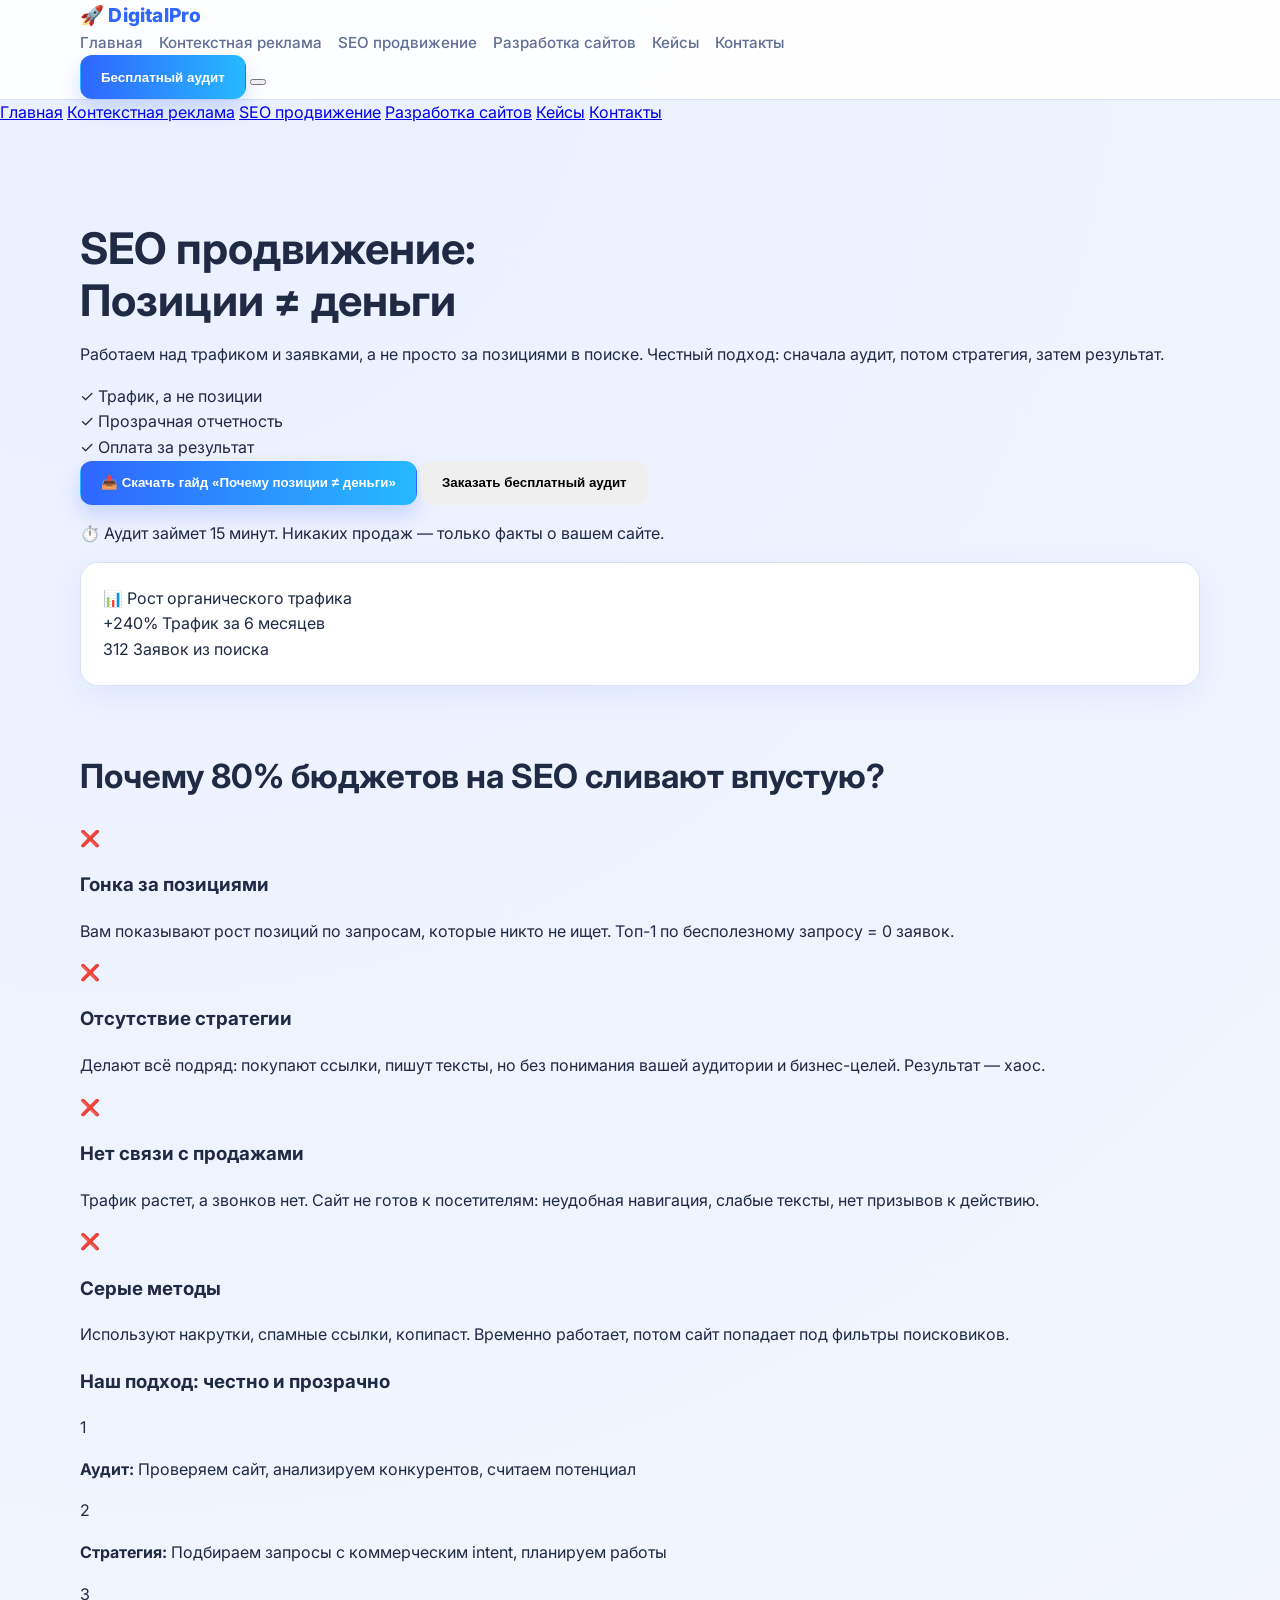
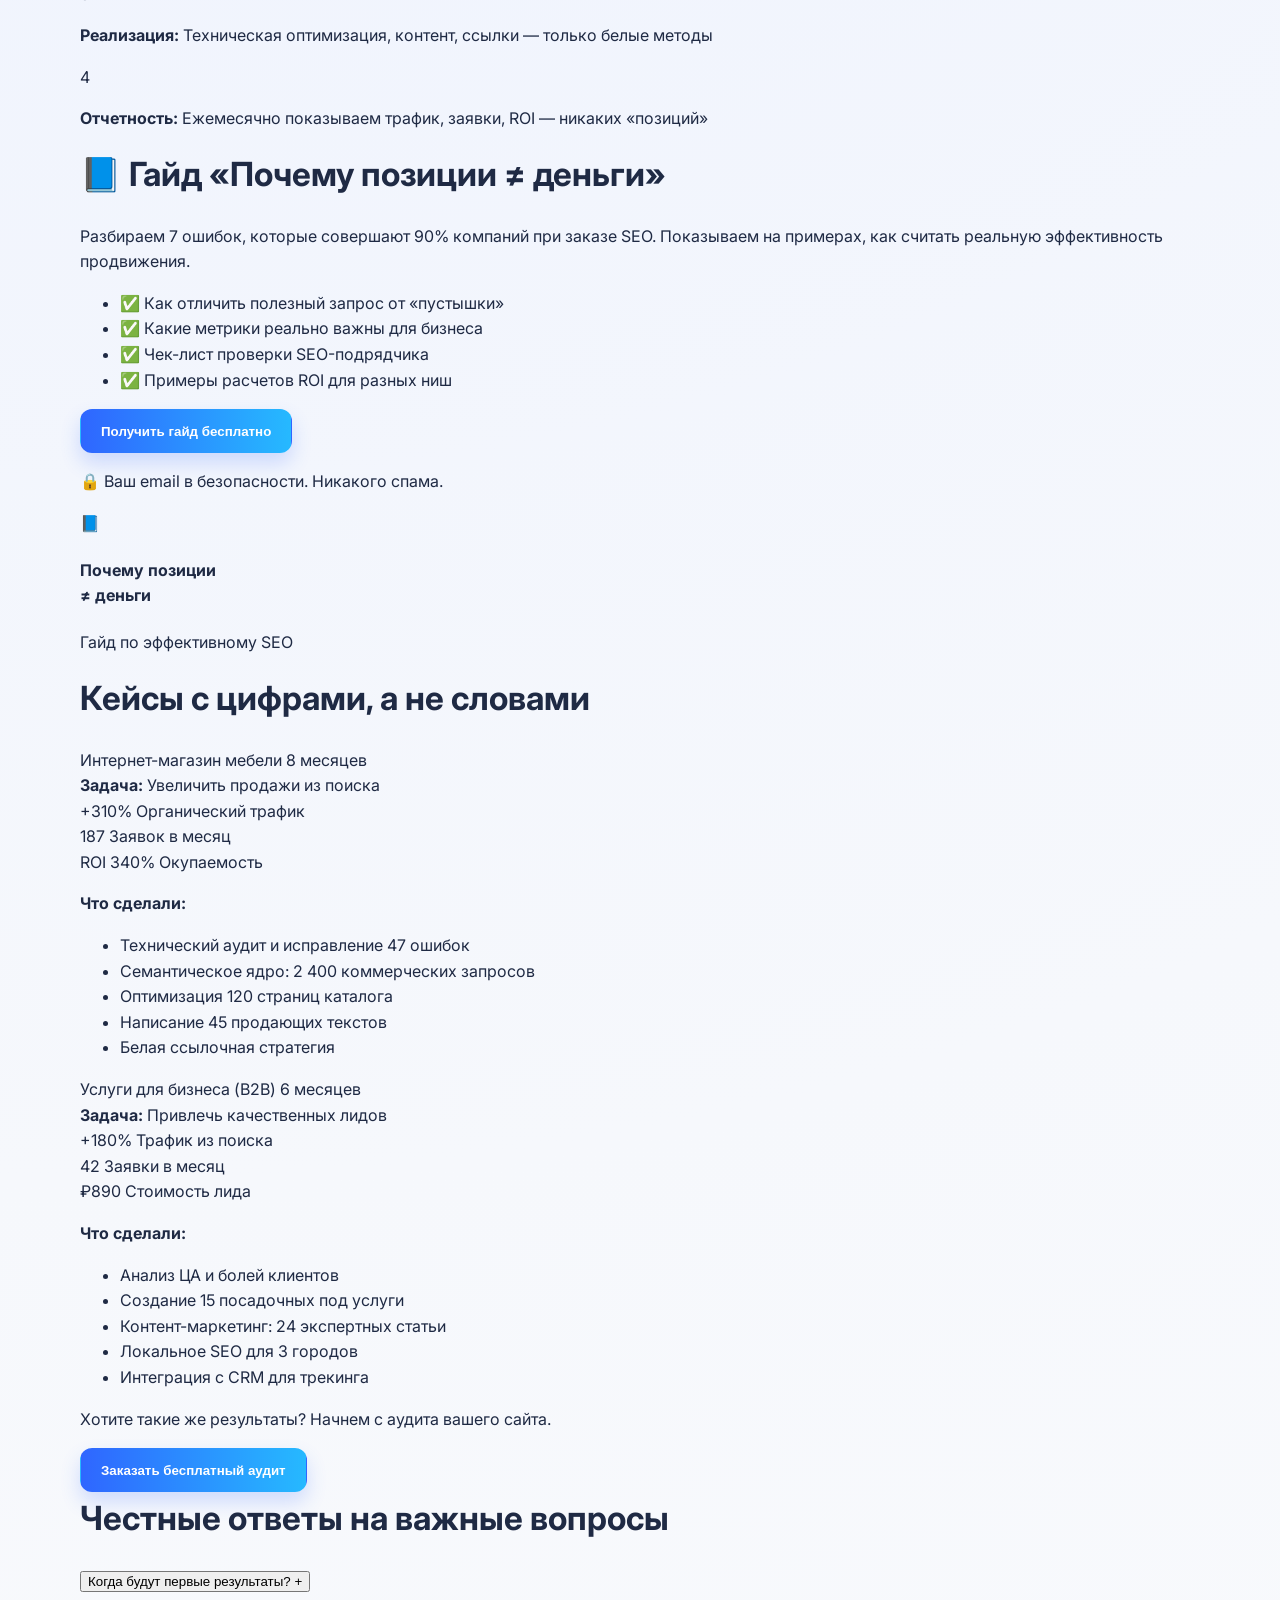
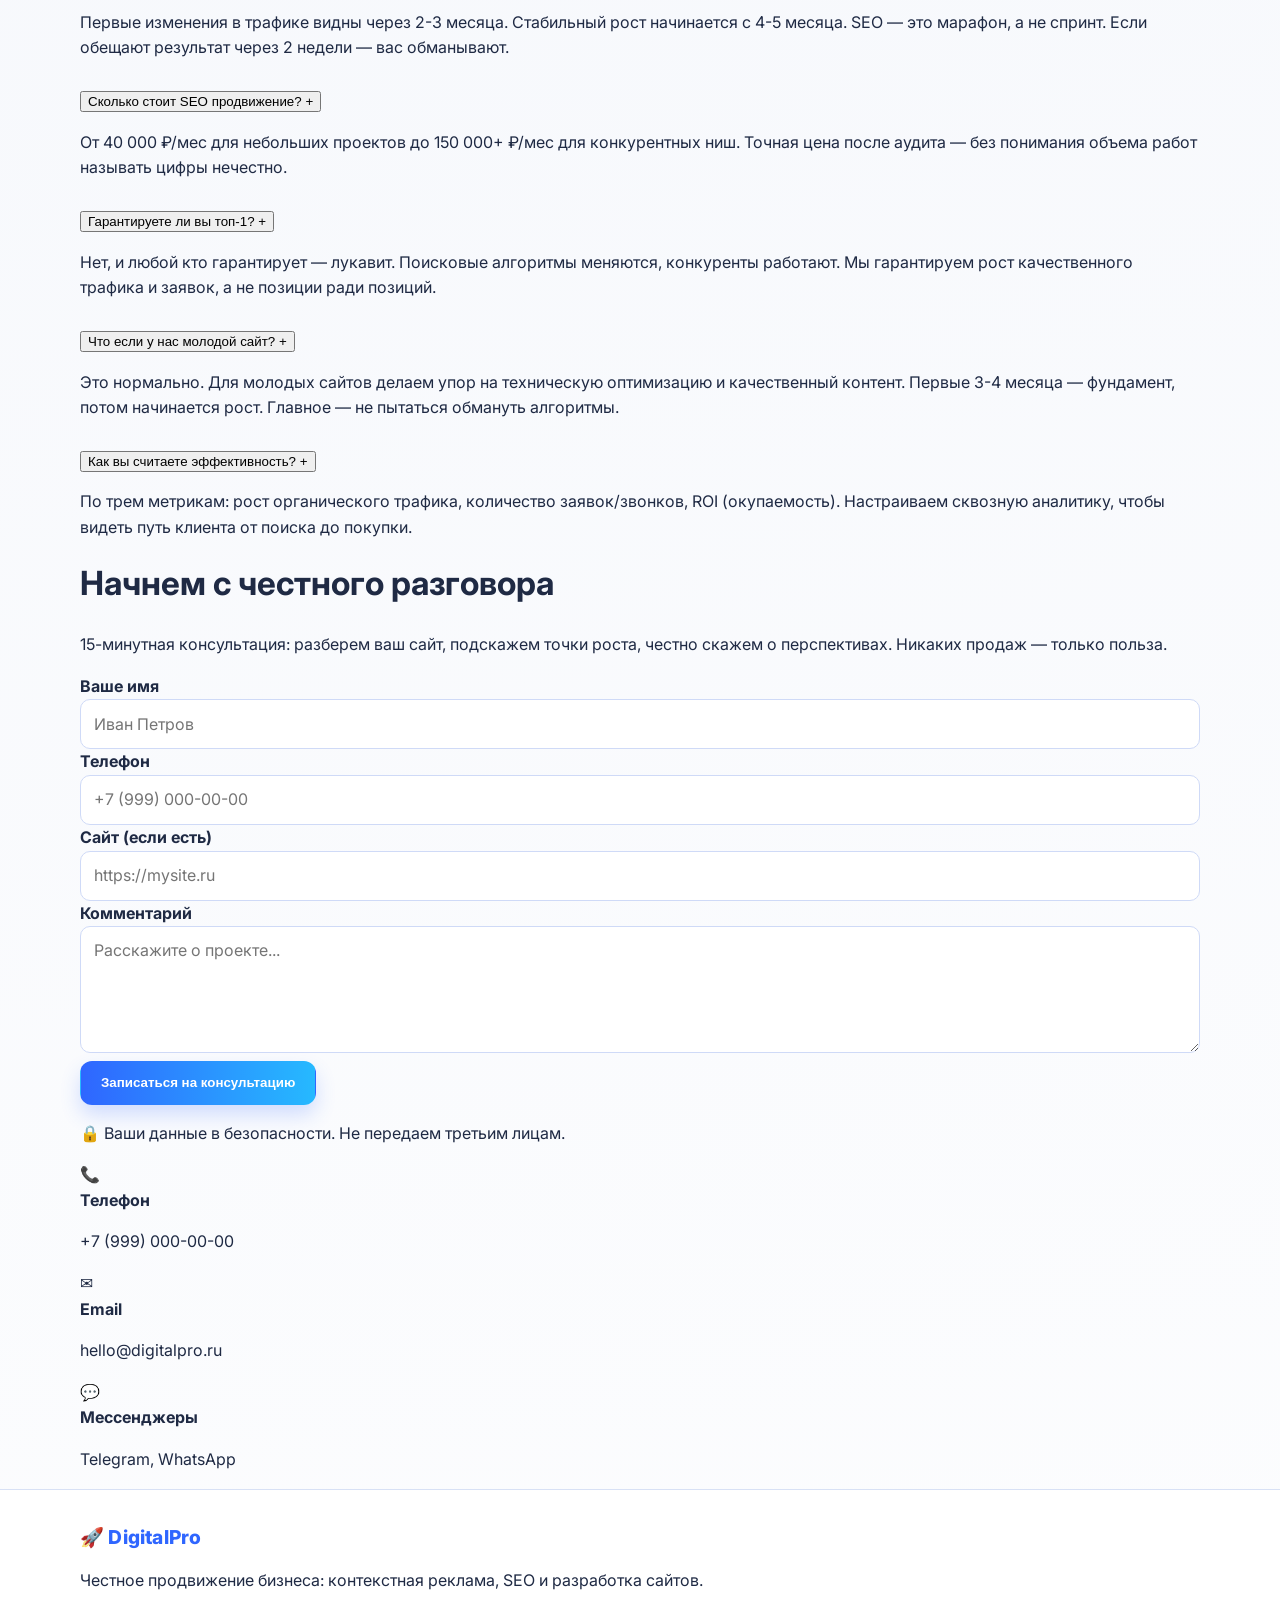
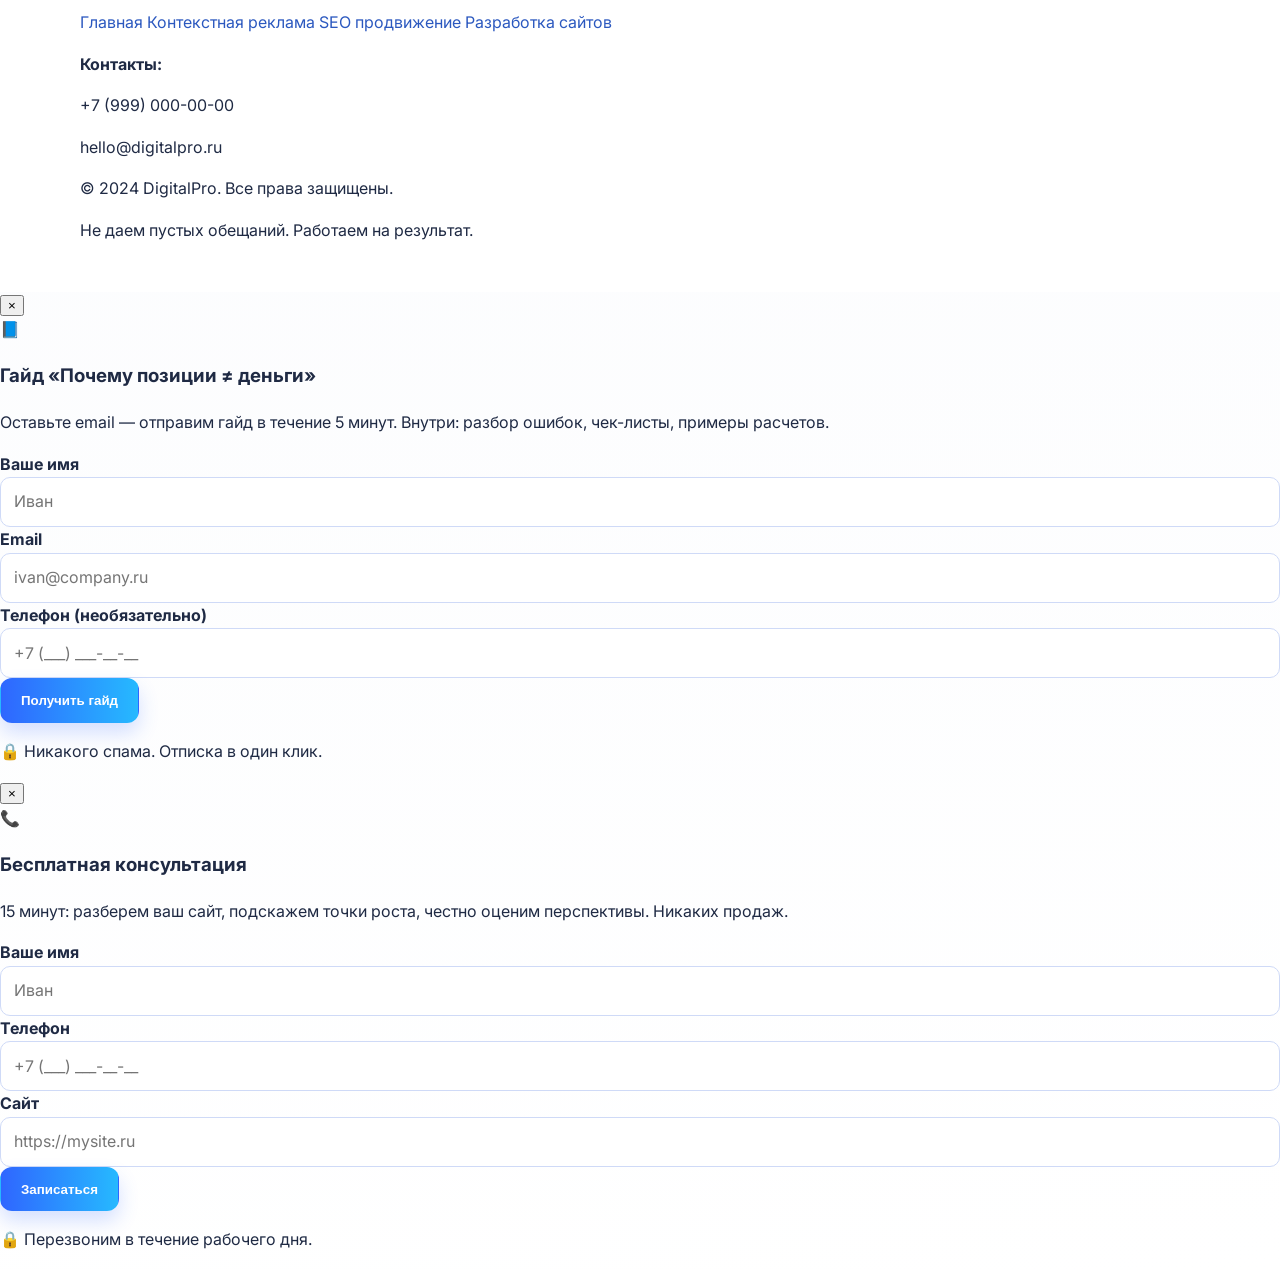
<file: seo.html>
<!DOCTYPE html>
<html lang="ru">
<head>
    <meta charset="UTF-8">
    <meta name="viewport" content="width=device-width, initial-scale=1.0">
    <title>SEO продвижение | Позиции ≠ деньги. Приводим клиентов из поиска</title>
    <meta name="description" content="Честное SEO продвижение: не гонимся за позициями, работаем над трафиком и заявками. Аудит перед стартом. Прозрачная отчетность.">
    <meta name="keywords" content="seo продвижение, продвижение сайта, seo оптимизация, заказать seo">

    <!-- Open Graph -->
    <meta property="og:title" content="SEO продвижение | Позиции ≠ деньги">
    <meta property="og:description" content="Работаем над трафиком и заявками, а не просто за позициями. Честный подход к SEO.">
    <meta property="og:type" content="website">
    <meta property="og:url" content="https://yoursite.com/seo.html">
    <meta property="og:image" content="assets/og-seo.jpg">

    <!-- Favicon -->
    <link rel="icon" type="image/svg+xml" href="data:image/svg+xml,<svg xmlns='http://www.w3.org/2000/svg' viewBox='0 0 100 100'><text y='.9em' font-size='90'>📈</text></svg>">

    <!-- Styles -->
    <link rel="stylesheet" href="style.css">
    
    <!-- Preload fonts -->
    <link rel="preconnect" href="https://fonts.googleapis.com">
    <link rel="preconnect" href="https://fonts.gstatic.com" crossorigin>
    <link href="https://fonts.googleapis.com/css2?family=Inter:wght@400;500;600;700;800&display=swap" rel="stylesheet">
</head>
<body>
    <!-- Header -->
    <header class="header" id="header">
        <div class="container header-container">
            <a href="index.html" class="logo">
                <span class="logo-icon">🚀</span>
                <span class="logo-text">DigitalPro</span>
            </a>
            
            <nav class="nav" id="nav">
                <a href="index.html" class="nav-link">Главная</a>
                <a href="context.html" class="nav-link">Контекстная реклама</a>
                <a href="seo.html" class="nav-link nav-link--active">SEO продвижение</a>
                <a href="development.html" class="nav-link">Разработка сайтов</a>
                <a href="#cases" class="nav-link">Кейсы</a>
                <a href="#contact" class="nav-link">Контакты</a>
            </nav>
            
            <button class="btn btn-small btn-primary header-cta" onclick="openModal('consultation')">
                Бесплатный аудит
            </button>
            
            <button class="mobile-menu-btn" id="mobileMenuBtn" aria-label="Меню">
                <span></span>
                <span></span>
                <span></span>
            </button>
        </div>
    </header>

    <!-- Mobile Menu -->
    <div class="mobile-menu" id="mobileMenu">
        <a href="index.html" class="mobile-menu-link">Главная</a>
        <a href="context.html" class="mobile-menu-link">Контекстная реклама</a>
        <a href="seo.html" class="mobile-menu-link mobile-menu-link--active">SEO продвижение</a>
        <a href="development.html" class="mobile-menu-link">Разработка сайтов</a>
        <a href="#cases" class="mobile-menu-link">Кейсы</a>
        <a href="#contact" class="mobile-menu-link">Контакты</a>
    </div>

    <!-- Hero Section -->
    <section class="hero hero--seo">
        <div class="container">
            <div class="hero-content">
                <h1 class="hero-title">
                    SEO продвижение:<br>
                    <span class="highlight">Позиции ≠ деньги</span>
                </h1>
                <p class="hero-subtitle">
                    Работаем над трафиком и заявками, а не просто за позициями в поиске. 
                    Честный подход: сначала аудит, потом стратегия, затем результат.
                </p>
                
                <div class="hero-features">
                    <div class="hero-feature">
                        <span class="hero-feature-icon">✓</span>
                        <span>Трафик, а не позиции</span>
                    </div>
                    <div class="hero-feature">
                        <span class="hero-feature-icon">✓</span>
                        <span>Прозрачная отчетность</span>
                    </div>
                    <div class="hero-feature">
                        <span class="hero-feature-icon">✓</span>
                        <span>Оплата за результат</span>
                    </div>
                </div>
                
                <div class="hero-buttons">
                    <button class="btn btn-large btn-primary" onclick="openModal('seo-guide')">
                        📥 Скачать гайд «Почему позиции ≠ деньги»
                    </button>
                    <button class="btn btn-large btn-outline" onclick="openModal('consultation')">
                        Заказать бесплатный аудит
                    </button>
                </div>
                
                <p class="hero-note">
                    ⏱️ Аудит займет 15 минут. Никаких продаж — только факты о вашем сайте.
                </p>
            </div>
            
            <div class="hero-image">
                <div class="hero-card">
                    <div class="hero-card-header">
                        <span class="hero-card-icon">📊</span>
                        <span class="hero-card-title">Рост органического трафика</span>
                    </div>
                    <div class="hero-card-chart">
                        <div class="chart-bar" style="height: 30%"></div>
                        <div class="chart-bar" style="height: 45%"></div>
                        <div class="chart-bar" style="height: 55%"></div>
                        <div class="chart-bar" style="height: 70%"></div>
                        <div class="chart-bar" style="height: 85%"></div>
                        <div class="chart-bar chart-bar--highlight" style="height: 100%"></div>
                    </div>
                    <div class="hero-card-stats">
                        <div class="stat">
                            <span class="stat-value">+240%</span>
                            <span class="stat-label">Трафик за 6 месяцев</span>
                        </div>
                        <div class="stat">
                            <span class="stat-value">312</span>
                            <span class="stat-label">Заявок из поиска</span>
                        </div>
                    </div>
                </div>
            </div>
        </div>
    </section>

    <!-- Problems Section -->
    <section class="problems">
        <div class="container">
            <h2 class="section-title">Почему 80% бюджетов на SEO сливают впустую?</h2>
            
            <div class="problems-grid">
                <div class="problem-card">
                    <div class="problem-icon">❌</div>
                    <h3 class="problem-title">Гонка за позициями</h3>
                    <p class="problem-text">
                        Вам показывают рост позиций по запросам, которые никто не ищет. 
                        Топ-1 по бесполезному запросу = 0 заявок.
                    </p>
                </div>
                
                <div class="problem-card">
                    <div class="problem-icon">❌</div>
                    <h3 class="problem-title">Отсутствие стратегии</h3>
                    <p class="problem-text">
                        Делают всё подряд: покупают ссылки, пишут тексты, но без понимания 
                        вашей аудитории и бизнес-целей. Результат — хаос.
                    </p>
                </div>
                
                <div class="problem-card">
                    <div class="problem-icon">❌</div>
                    <h3 class="problem-title">Нет связи с продажами</h3>
                    <p class="problem-text">
                        Трафик растет, а звонков нет. Сайт не готов к посетителям: 
                        неудобная навигация, слабые тексты, нет призывов к действию.
                    </p>
                </div>
                
                <div class="problem-card">
                    <div class="problem-icon">❌</div>
                    <h3 class="problem-title">Серые методы</h3>
                    <p class="problem-text">
                        Используют накрутки, спамные ссылки, копипаст. 
                        Временно работает, потом сайт попадает под фильтры поисковиков.
                    </p>
                </div>
            </div>
            
            <div class="problems-solution">
                <h3 class="solution-title">Наш подход: честно и прозрачно</h3>
                <div class="solution-steps">
                    <div class="solution-step">
                        <span class="step-number">1</span>
                        <p><strong>Аудит:</strong> Проверяем сайт, анализируем конкурентов, считаем потенциал</p>
                    </div>
                    <div class="solution-step">
                        <span class="step-number">2</span>
                        <p><strong>Стратегия:</strong> Подбираем запросы с коммерческим intent, планируем работы</p>
                    </div>
                    <div class="solution-step">
                        <span class="step-number">3</span>
                        <p><strong>Реализация:</strong> Техническая оптимизация, контент, ссылки — только белые методы</p>
                    </div>
                    <div class="solution-step">
                        <span class="step-number">4</span>
                        <p><strong>Отчетность:</strong> Ежемесячно показываем трафик, заявки, ROI — никаких «позиций»</p>
                    </div>
                </div>
            </div>
        </div>
    </section>

    <!-- Lead Magnet Section -->
    <section class="lead-magnet lead-magnet--seo">
        <div class="container">
            <div class="lead-magnet-content">
                <div class="lead-magnet-text">
                    <h2 class="lead-magnet-title">
                        📘 Гайд «Почему позиции ≠ деньги»
                    </h2>
                    <p class="lead-magnet-description">
                        Разбираем 7 ошибок, которые совершают 90% компаний при заказе SEO. 
                        Показываем на примерах, как считать реальную эффективность продвижения.
                    </p>
                    
                    <ul class="lead-magnet-list">
                        <li>✅ Как отличить полезный запрос от «пустышки»</li>
                        <li>✅ Какие метрики реально важны для бизнеса</li>
                        <li>✅ Чек-лист проверки SEO-подрядчика</li>
                        <li>✅ Примеры расчетов ROI для разных ниш</li>
                    </ul>
                    
                    <button class="btn btn-large btn-primary" onclick="openModal('seo-guide')">
                        Получить гайд бесплатно
                    </button>
                    
                    <p class="lead-magnet-note">
                        🔒 Ваш email в безопасности. Никакого спама.
                    </p>
                </div>
                
                <div class="lead-magnet-image">
                    <div class="guide-mockup">
                        <div class="guide-cover">
                            <span class="guide-emoji">📘</span>
                            <h4>Почему позиции<br>≠ деньги</h4>
                            <p>Гайд по эффективному SEO</p>
                        </div>
                    </div>
                </div>
            </div>
        </div>
    </section>

    <!-- Cases Section -->
    <section class="cases" id="cases">
        <div class="container">
            <h2 class="section-title">Кейсы с цифрами, а не словами</h2>
            
            <div class="cases-grid">
                <div class="case-card">
                    <div class="case-header">
                        <span class="case-niche">Интернет-магазин мебели</span>
                        <span class="case-period">8 месяцев</span>
                    </div>
                    
                    <div class="case-problem">
                        <strong>Задача:</strong> Увеличить продажи из поиска
                    </div>
                    
                    <div class="case-results">
                        <div class="result-item">
                            <span class="result-value">+310%</span>
                            <span class="result-label">Органический трафик</span>
                        </div>
                        <div class="result-item">
                            <span class="result-value">187</span>
                            <span class="result-label">Заявок в месяц</span>
                        </div>
                        <div class="result-item">
                            <span class="result-value">ROI 340%</span>
                            <span class="result-label">Окупаемость</span>
                        </div>
                    </div>
                    
                    <div class="case-actions">
                        <p><strong>Что сделали:</strong></p>
                        <ul>
                            <li>Технический аудит и исправление 47 ошибок</li>
                            <li>Семантическое ядро: 2 400 коммерческих запросов</li>
                            <li>Оптимизация 120 страниц каталога</li>
                            <li>Написание 45 продающих текстов</li>
                            <li>Белая ссылочная стратегия</li>
                        </ul>
                    </div>
                </div>
                
                <div class="case-card">
                    <div class="case-header">
                        <span class="case-niche">Услуги для бизнеса (B2B)</span>
                        <span class="case-period">6 месяцев</span>
                    </div>
                    
                    <div class="case-problem">
                        <strong>Задача:</strong> Привлечь качественных лидов
                    </div>
                    
                    <div class="case-results">
                        <div class="result-item">
                            <span class="result-value">+180%</span>
                            <span class="result-label">Трафик из поиска</span>
                        </div>
                        <div class="result-item">
                            <span class="result-value">42</span>
                            <span class="result-label">Заявки в месяц</span>
                        </div>
                        <div class="result-item">
                            <span class="result-value">₽890</span>
                            <span class="result-label">Стоимость лида</span>
                        </div>
                    </div>
                    
                    <div class="case-actions">
                        <p><strong>Что сделали:</strong></p>
                        <ul>
                            <li>Анализ ЦА и болей клиентов</li>
                            <li>Создание 15 посадочных под услуги</li>
                            <li>Контент-маркетинг: 24 экспертных статьи</li>
                            <li>Локальное SEO для 3 городов</li>
                            <li>Интеграция с CRM для трекинга</li>
                        </ul>
                    </div>
                </div>
            </div>
            
            <div class="cases-cta">
                <p class="cases-cta-text">Хотите такие же результаты? Начнем с аудита вашего сайта.</p>
                <button class="btn btn-large btn-primary" onclick="openModal('consultation')">
                    Заказать бесплатный аудит
                </button>
            </div>
        </div>
    </section>

    <!-- FAQ Section -->
    <section class="faq">
        <div class="container">
            <h2 class="section-title">Честные ответы на важные вопросы</h2>
            
            <div class="faq-list">
                <div class="faq-item">
                    <button class="faq-question">
                        <span>Когда будут первые результаты?</span>
                        <span class="faq-icon">+</span>
                    </button>
                    <div class="faq-answer">
                        <p>Первые изменения в трафике видны через 2-3 месяца. Стабильный рост начинается с 4-5 месяца. SEO — это марафон, а не спринт. Если обещают результат через 2 недели — вас обманывают.</p>
                    </div>
                </div>
                
                <div class="faq-item">
                    <button class="faq-question">
                        <span>Сколько стоит SEO продвижение?</span>
                        <span class="faq-icon">+</span>
                    </button>
                    <div class="faq-answer">
                        <p>От 40 000 ₽/мес для небольших проектов до 150 000+ ₽/мес для конкурентных ниш. Точная цена после аудита — без понимания объема работ называть цифры нечестно.</p>
                    </div>
                </div>
                
                <div class="faq-item">
                    <button class="faq-question">
                        <span>Гарантируете ли вы топ-1?</span>
                        <span class="faq-icon">+</span>
                    </button>
                    <div class="faq-answer">
                        <p>Нет, и любой кто гарантирует — лукавит. Поисковые алгоритмы меняются, конкуренты работают. Мы гарантируем рост качественного трафика и заявок, а не позиции ради позиций.</p>
                    </div>
                </div>
                
                <div class="faq-item">
                    <button class="faq-question">
                        <span>Что если у нас молодой сайт?</span>
                        <span class="faq-icon">+</span>
                    </button>
                    <div class="faq-answer">
                        <p>Это нормально. Для молодых сайтов делаем упор на техническую оптимизацию и качественный контент. Первые 3-4 месяца — фундамент, потом начинается рост. Главное — не пытаться обмануть алгоритмы.</p>
                    </div>
                </div>
                
                <div class="faq-item">
                    <button class="faq-question">
                        <span>Как вы считаете эффективность?</span>
                        <span class="faq-icon">+</span>
                    </button>
                    <div class="faq-answer">
                        <p>По трем метрикам: рост органического трафика, количество заявок/звонков, ROI (окупаемость). Настраиваем сквозную аналитику, чтобы видеть путь клиента от поиска до покупки.</p>
                    </div>
                </div>
            </div>
        </div>
    </section>

    <!-- Contact Section -->
    <section class="contact" id="contact">
        <div class="container">
            <div class="contact-content">
                <h2 class="contact-title">Начнем с честного разговора</h2>
                <p class="contact-subtitle">
                    15-минутная консультация: разберем ваш сайт, подскажем точки роста, 
                    честно скажем о перспективах. Никаких продаж — только польза.
                </p>
                
                <div class="contact-form-wrapper">
                    <form class="contact-form" id="contactForm" onsubmit="handleSubmit(event, 'consultation')">
                        <div class="form-group">
                            <label for="name" class="form-label">Ваше имя</label>
                            <input type="text" id="name" name="name" class="form-input" placeholder="Иван Петров" required>
                        </div>
                        
                        <div class="form-group">
                            <label for="phone" class="form-label">Телефон</label>
                            <input type="tel" id="phone" name="phone" class="form-input" placeholder="+7 (999) 000-00-00" required>
                        </div>
                        
                        <div class="form-group">
                            <label for="site" class="form-label">Сайт (если есть)</label>
                            <input type="url" id="site" name="site" class="form-input" placeholder="https://mysite.ru">
                        </div>
                        
                        <div class="form-group">
                            <label for="message" class="form-label">Комментарий</label>
                            <textarea id="message" name="message" class="form-textarea" rows="4" placeholder="Расскажите о проекте..."></textarea>
                        </div>
                        
                        <button type="submit" class="btn btn-large btn-primary btn-full">
                            Записаться на консультацию
                        </button>
                        
                        <p class="form-note">
                            🔒 Ваши данные в безопасности. Не передаем третьим лицам.
                        </p>
                    </form>
                </div>
                
                <div class="contact-info">
                    <div class="info-item">
                        <span class="info-icon">📞</span>
                        <div>
                            <strong>Телефон</strong>
                            <p>+7 (999) 000-00-00</p>
                        </div>
                    </div>
                    
                    <div class="info-item">
                        <span class="info-icon">✉️</span>
                        <div>
                            <strong>Email</strong>
                            <p>hello@digitalpro.ru</p>
                        </div>
                    </div>
                    
                    <div class="info-item">
                        <span class="info-icon">💬</span>
                        <div>
                            <strong>Мессенджеры</strong>
                            <p>Telegram, WhatsApp</p>
                        </div>
                    </div>
                </div>
            </div>
        </div>
    </section>

    <!-- Footer -->
    <footer class="footer">
        <div class="container">
            <div class="footer-content">
                <div class="footer-brand">
                    <a href="index.html" class="logo">
                        <span class="logo-icon">🚀</span>
                        <span class="logo-text">DigitalPro</span>
                    </a>
                    <p class="footer-desc">
                        Честное продвижение бизнеса: контекстная реклама, SEO и разработка сайтов.
                    </p>
                </div>
                
                <div class="footer-links">
                    <a href="index.html" class="footer-link">Главная</a>
                    <a href="context.html" class="footer-link">Контекстная реклама</a>
                    <a href="seo.html" class="footer-link footer-link--active">SEO продвижение</a>
                    <a href="development.html" class="footer-link">Разработка сайтов</a>
                </div>
                
                <div class="footer-contact">
                    <p><strong>Контакты:</strong></p>
                    <p>+7 (999) 000-00-00</p>
                    <p>hello@digitalpro.ru</p>
                </div>
            </div>
            
            <div class="footer-bottom">
                <p>&copy; 2024 DigitalPro. Все права защищены.</p>
                <p class="footer-disclaimer">
                    Не даем пустых обещаний. Работаем на результат.
                </p>
            </div>
        </div>
    </footer>

    <!-- Modal: SEO Guide -->
    <div class="modal" id="modal-seo-guide">
        <div class="modal-content">
            <button class="modal-close" onclick="closeModal('seo-guide')">&times;</button>
            
            <div class="modal-header">
                <span class="modal-icon">📘</span>
                <h3 class="modal-title">Гайд «Почему позиции ≠ деньги»</h3>
            </div>
            
            <p class="modal-text">
                Оставьте email — отправим гайд в течение 5 минут. 
                Внутри: разбор ошибок, чек-листы, примеры расчетов.
            </p>
            
            <form class="modal-form" onsubmit="handleLeadSubmit(event, 'seo-guide')">
                <div class="form-group">
                    <label for="guide-name" class="form-label">Ваше имя</label>
                    <input type="text" id="guide-name" name="name" class="form-input" placeholder="Иван" required>
                </div>
                
                <div class="form-group">
                    <label for="guide-email" class="form-label">Email</label>
                    <input type="email" id="guide-email" name="email" class="form-input" placeholder="ivan@company.ru" required>
                </div>
                
                <div class="form-group">
                    <label for="guide-phone" class="form-label">Телефон (необязательно)</label>
                    <input type="tel" id="guide-phone" name="phone" class="form-input" placeholder="+7 (___) ___-__-__">
                </div>
                
                <button type="submit" class="btn btn-large btn-primary btn-full">
                    Получить гайд
                </button>
                
                <p class="form-note">
                    🔒 Никакого спама. Отписка в один клик.
                </p>
            </form>
        </div>
    </div>

    <!-- Modal: Consultation -->
    <div class="modal" id="modal-consultation">
        <div class="modal-content">
            <button class="modal-close" onclick="closeModal('consultation')">&times;</button>
            
            <div class="modal-header">
                <span class="modal-icon">📞</span>
                <h3 class="modal-title">Бесплатная консультация</h3>
            </div>
            
            <p class="modal-text">
                15 минут: разберем ваш сайт, подскажем точки роста, 
                честно оценим перспективы. Никаких продаж.
            </p>
            
            <form class="modal-form" onsubmit="handleLeadSubmit(event, 'consultation')">
                <div class="form-group">
                    <label for="consult-name" class="form-label">Ваше имя</label>
                    <input type="text" id="consult-name" name="name" class="form-input" placeholder="Иван" required>
                </div>
                
                <div class="form-group">
                    <label for="consult-phone" class="form-label">Телефон</label>
                    <input type="tel" id="consult-phone" name="phone" class="form-input" placeholder="+7 (___) ___-__-__" required>
                </div>
                
                <div class="form-group">
                    <label for="consult-site" class="form-label">Сайт</label>
                    <input type="url" id="consult-site" name="site" class="form-input" placeholder="https://mysite.ru">
                </div>
                
                <button type="submit" class="btn btn-large btn-primary btn-full">
                    Записаться
                </button>
                
                <p class="form-note">
                    🔒 Перезвоним в течение рабочего дня.
                </p>
            </form>
        </div>
    </div>

    <!-- Scripts -->
    <script src="script.js"></script>
</body>
</html>
</file>
<file: style.css>
:root {
  --bg: #f6f8fc;
  --surface: #ffffff;
  --surface-soft: #f0f4ff;
  --text: #1f2a44;
  --muted: #5f6f95;
  --primary: #2f66ff;
  --primary-2: #26b9ff;
  --line: #d8e1f5;
  --success: #108a57;
  --radius: 18px;
  --shadow: 0 10px 30px rgba(47, 102, 255, 0.08);
}

* { box-sizing: border-box; }
html { scroll-behavior: smooth; }
body {
  margin: 0;
  font-family: Inter, system-ui, -apple-system, Segoe UI, Roboto, sans-serif;
  background: radial-gradient(circle at 10% 0%, #eaf0ff 0%, #f6f8fc 45%, #ffffff 100%);
  color: var(--text);
  line-height: 1.6;
}

.container { width: min(1120px, 92%); margin: 0 auto; }

.header {
  position: sticky;
  top: 0;
  z-index: 1000;
  background: rgba(255, 255, 255, 0.9);
  backdrop-filter: blur(10px);
  border-bottom: 1px solid var(--line);
}

.nav-wrap { display: flex; align-items: center; justify-content: space-between; min-height: 72px; }
.logo { color: var(--text); font-weight: 800; text-decoration: none; font-size: 1.2rem; letter-spacing: .2px; }
.logo span { color: var(--primary); }
.nav { display: flex; gap: 1rem; }
.nav a { color: var(--muted); text-decoration: none; font-size: .95rem; font-weight: 500; }
.nav a:hover { color: var(--primary); }
.menu-toggle { display: none; font-size: 1.4rem; background: none; border: 0; color: var(--text); }

.hero { padding: 5rem 0 4rem; }
.hero-grid { display: grid; grid-template-columns: 1.2fr .8fr; gap: 2rem; align-items: start; }
.tag {
  display: inline-block;
  padding: .35rem .8rem;
  border-radius: 999px;
  background: #e6eeff;
  color: #335bcf;
  font-size: .85rem;
  font-weight: 600;
}

h1 { font-size: clamp(2rem, 3.4vw, 3.1rem); line-height: 1.2; margin: 1rem 0; }
.subtitle { color: var(--muted); max-width: 62ch; }
.hero-actions { display: flex; gap: .9rem; flex-wrap: wrap; margin: 1.4rem 0; }

.btn {
  display:inline-block;
  padding:.85rem 1.25rem;
  border-radius: 12px;
  text-decoration:none;
  font-weight:700;
  border:1px solid transparent;
  text-align:center;
  transition: .2s ease;
}
.btn-primary { background: linear-gradient(90deg, var(--primary), var(--primary-2)); color:#fff; box-shadow: 0 10px 20px rgba(47,102,255,.2); }
.btn-secondary { border-color: #c6d5ff; color: #3154b5; background: #fff; }
.btn:hover { transform: translateY(-1px); }
.full { width: 100%; }

.hero-card, .card, .price-card, .lead-form, .faq-list details {
  background: var(--surface);
  border: 1px solid var(--line);
  border-radius: var(--radius);
  box-shadow: var(--shadow);
}
.hero-card { padding: 1.4rem; }

.metrics {
  display: grid;
  grid-template-columns: repeat(3,1fr);
  gap: .8rem;
  padding: 0;
  list-style: none;
  margin: 1.4rem 0 0;
}
.metrics li { background: var(--surface); border: 1px solid var(--line); padding: .8rem; border-radius: 12px; }
.metrics strong { display:block; font-size:1.2rem; color: #204fb9; }
.metrics span { color: var(--muted); font-size: .85rem; }

.section { padding: 4rem 0; }
.section-accent { background: linear-gradient(180deg, #f9fbff 0%, #f2f6ff 100%); }
h2 { font-size: clamp(1.6rem, 2.6vw, 2.2rem); margin: 0 0 1.4rem; }
.cards-grid, .benefits-grid, .pricing-grid { display: grid; gap: 1rem; }
.cards-grid { grid-template-columns: repeat(2, 1fr); }
.card { padding: 1.2rem; }
.card h3 { margin-top: .2rem; }

.benefits-grid { grid-template-columns: repeat(4, 1fr); }
.benefits-grid > div {
  padding: 1rem;
  border: 1px solid var(--line);
  border-radius: 14px;
  background: #fff;
}

.steps { list-style: none; padding: 0; margin: 0; display: grid; gap: .9rem; }
.steps li { display: flex; gap: .9rem; align-items: flex-start; background: #fff; border:1px solid var(--line); border-radius:14px; padding:1rem; box-shadow: var(--shadow); }
.steps span { width: 34px; height: 34px; border-radius: 50%; background: #dce8ff; color: #2c57c3; display:grid; place-items:center; font-weight:800; }

.price-card { padding: 1.2rem; }
.pricing-grid { grid-template-columns: repeat(3, 1fr); }
.price { font-size: 1.4rem; font-weight: 800; margin: .2rem 0 1rem; color: #1641a5; }
.price-card ul { margin: 0 0 1rem; padding-left: 1rem; color: var(--muted); }
.featured { outline: 2px solid #78a4ff; background: linear-gradient(180deg, #ffffff 0%, #f3f7ff 100%); }

.faq-list { display: grid; gap: .7rem; }
details { padding: .9rem 1rem; }
summary { cursor: pointer; font-weight: 700; }

.lead-form { padding: 1.1rem; display:grid; gap: .8rem; max-width: 720px; }
label { display:grid; gap:.35rem; font-weight: 700; }
input, textarea {
  width: 100%;
  border: 1px solid #cfdaf7;
  background: #fff;
  color: var(--text);
  border-radius: 10px;
  padding: .7rem .8rem;
  font: inherit;
}
input:focus, textarea:focus { outline: 2px solid #c2d5ff; border-color: #96b4ff; }
.form-message { min-height: 1.4rem; color: var(--success); font-weight: 600; }

.footer { border-top: 1px solid var(--line); padding: 2rem 0; background: #fff; }
.footer-grid { display:grid; grid-template-columns: 1.2fr 1fr 1fr; gap: 1rem; }
.footer a { color: #2b58bf; text-decoration: none; }

@media (max-width: 960px) {
  .hero-grid, .benefits-grid, .pricing-grid, .footer-grid { grid-template-columns: 1fr 1fr; }
}

@media (max-width: 760px) {
  .menu-toggle { display: block; }
  .nav {
    position: absolute;
    right: 4%;
    top: 72px;
    background: #fff;
    border: 1px solid var(--line);
    border-radius: 12px;
    padding: .8rem;
    display: none;
    flex-direction: column;
    min-width: 220px;
    box-shadow: var(--shadow);
  }
  .nav.open { display: flex; }
  .hero-grid, .cards-grid, .benefits-grid, .pricing-grid, .metrics, .footer-grid { grid-template-columns: 1fr; }
  .hero { padding-top: 3.8rem; }
}
</file>
